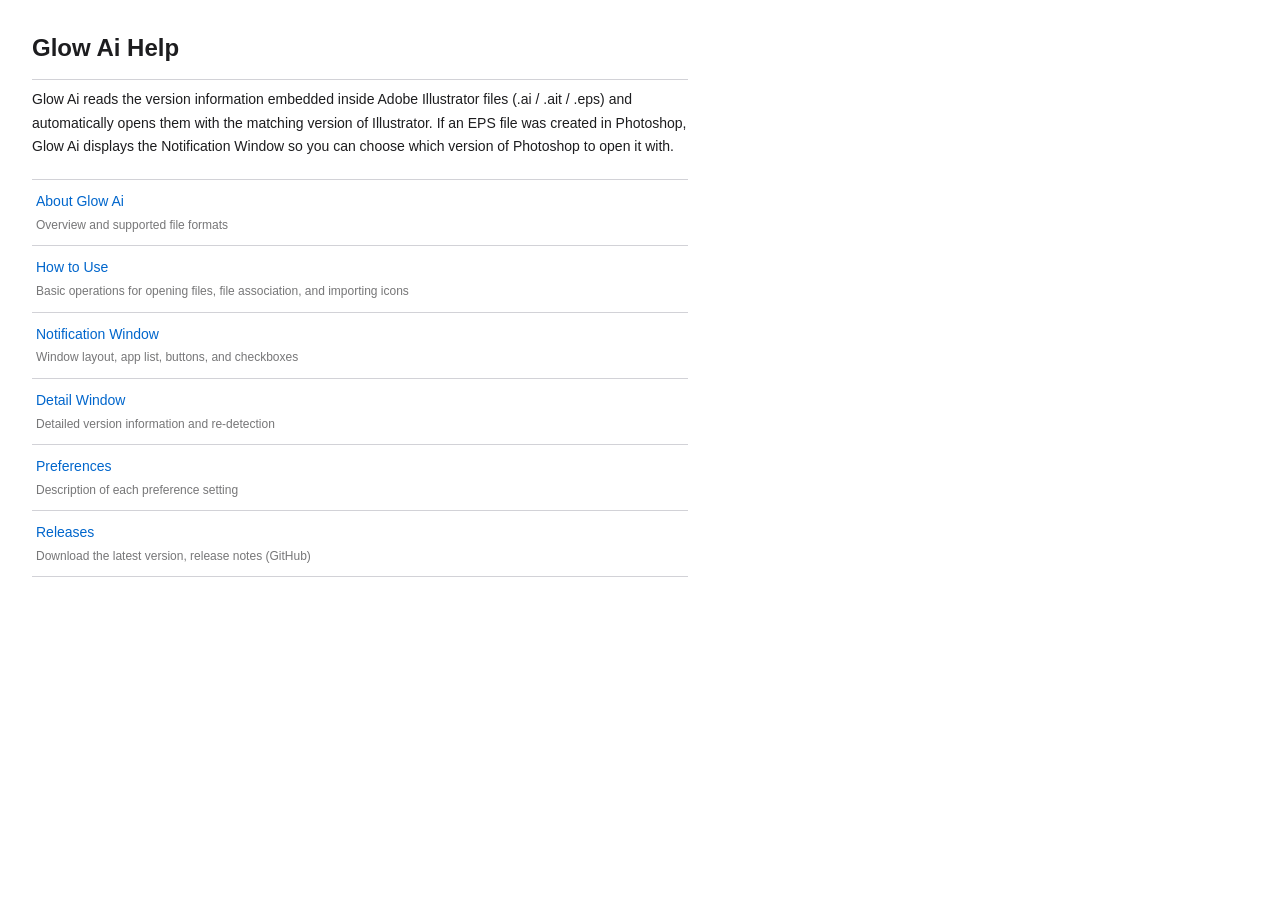
<file: Sources/Glow Ai/Glow Ai Help.help/Contents/Resources/en.lproj/index.html>
<!DOCTYPE html>
<html lang="en">
<head>
<meta charset="UTF-8">
<meta name="AppleTitle" content="Glow Ai Help">
<title>Glow Ai Help</title>
<link rel="stylesheet" href="../shared/style.css">
</head>
<body>
<h1>Glow Ai Help</h1>
<p>Glow Ai reads the version information embedded inside Adobe Illustrator files (.ai / .ait / .eps) and automatically opens them with the matching version of Illustrator. If an EPS file was created in Photoshop, Glow Ai displays the Notification Window so you can choose which version of Photoshop to open it with.</p>

<ul class="toc">
  <li>
    <a href="01_overview.html">About Glow Ai
      <span class="desc">Overview and supported file formats</span>
    </a>
  </li>
  <li>
    <a href="02_howto.html">How to Use
      <span class="desc">Basic operations for opening files, file association, and importing icons</span>
    </a>
  </li>
  <li>
    <a href="03_notification.html">Notification Window
      <span class="desc">Window layout, app list, buttons, and checkboxes</span>
    </a>
  </li>
  <li>
    <a href="04_detail.html">Detail Window
      <span class="desc">Detailed version information and re-detection</span>
    </a>
  </li>
  <li>
    <a href="05_preferences.html">Preferences
      <span class="desc">Description of each preference setting</span>
    </a>
  </li>
  <li>
    <a href="https://github.com/monokano/Glow-Ai/releases">Releases
      <span class="desc">Download the latest version, release notes (GitHub)</span>
    </a>
  </li>
</ul>
</body>
</html>
</file>
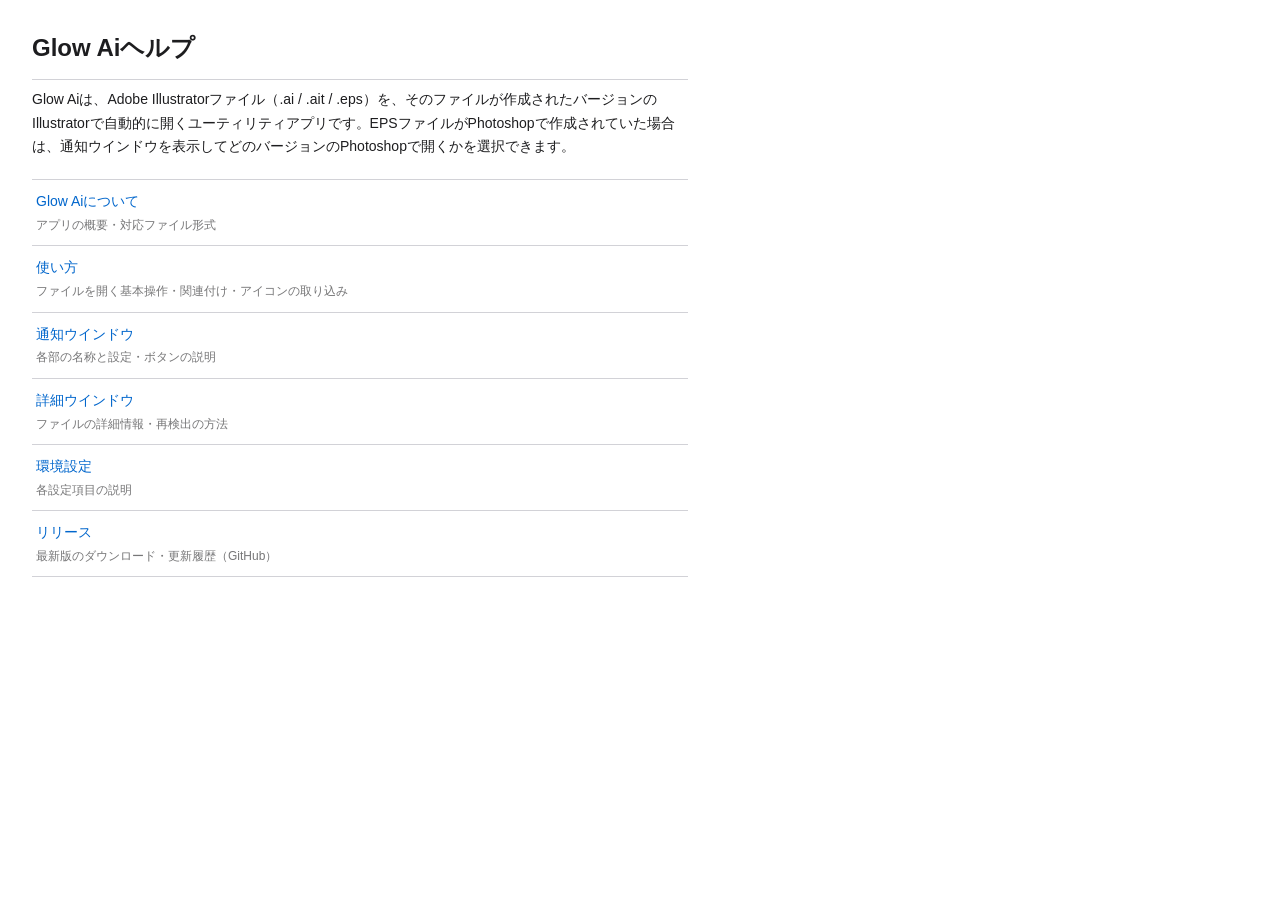
<file: Sources/Glow Ai/Glow Ai Help.help/Contents/Resources/ja.lproj/index.html>
<!DOCTYPE html>
<html lang="ja">
<head>
<meta charset="UTF-8">
<meta name="AppleTitle" content="Glow Ai ヘルプ">
<title>Glow Ai ヘルプ</title>
<link rel="stylesheet" href="../shared/style.css">
</head>
<body>
<h1>Glow Aiヘルプ</h1>
<p>Glow Aiは、Adobe Illustratorファイル（.ai / .ait / .eps）を、そのファイルが作成されたバージョンのIllustratorで自動的に開くユーティリティアプリです。EPSファイルがPhotoshopで作成されていた場合は、通知ウインドウを表示してどのバージョンのPhotoshopで開くかを選択できます。</p>

<ul class="toc">
  <li>
    <a href="01_overview.html">Glow Aiについて
      <span class="desc">アプリの概要・対応ファイル形式</span>
    </a>
  </li>
  <li>
    <a href="02_howto.html">使い方
      <span class="desc">ファイルを開く基本操作・関連付け・アイコンの取り込み</span>
    </a>
  </li>
  <li>
    <a href="03_notification.html">通知ウインドウ
      <span class="desc">各部の名称と設定・ボタンの説明</span>
    </a>
  </li>
  <li>
    <a href="04_detail.html">詳細ウインドウ
      <span class="desc">ファイルの詳細情報・再検出の方法</span>
    </a>
  </li>
  <li>
    <a href="05_preferences.html">環境設定
      <span class="desc">各設定項目の説明</span>
    </a>
  </li>
  <li>
    <a href="https://github.com/monokano/Glow-Ai/releases">リリース
      <span class="desc">最新版のダウンロード・更新履歴（GitHub）</span>
    </a>
  </li>
</ul>
</body>
</html>
</file>
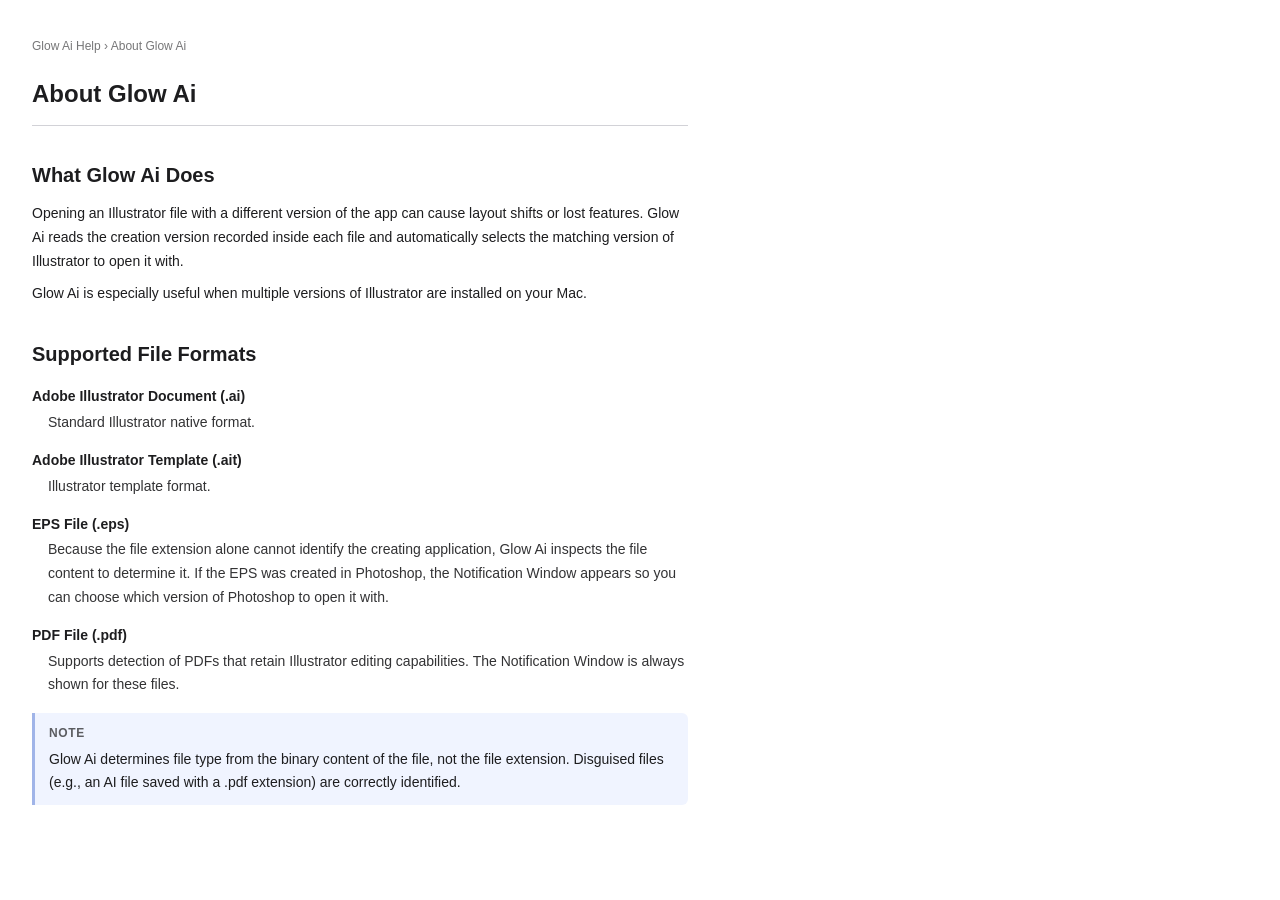
<file: Sources/Glow Ai/Glow Ai Help.help/Contents/Resources/en.lproj/01_overview.html>
<!DOCTYPE html>
<html lang="en">
<head>
<meta charset="UTF-8">
<meta name="AppleTitle" content="About Glow Ai">
<title>About Glow Ai</title>
<link rel="stylesheet" href="../shared/style.css">
</head>
<body>
<p class="breadcrumb"><a href="index.html">Glow Ai Help</a> › About Glow Ai</p>
<h1>About Glow Ai</h1>

<h2>What Glow Ai Does</h2>
<p>Opening an Illustrator file with a different version of the app can cause layout shifts or lost features. Glow Ai reads the creation version recorded inside each file and automatically selects the matching version of Illustrator to open it with.</p>
<p>Glow Ai is especially useful when multiple versions of Illustrator are installed on your Mac.</p>

<h2>Supported File Formats</h2>
<dl>
  <dt>Adobe Illustrator Document (.ai)</dt>
  <dd>Standard Illustrator native format.</dd>

  <dt>Adobe Illustrator Template (.ait)</dt>
  <dd>Illustrator template format.</dd>

  <dt>EPS File (.eps)</dt>
  <dd>Because the file extension alone cannot identify the creating application, Glow Ai inspects the file content to determine it. If the EPS was created in Photoshop, the Notification Window appears so you can choose which version of Photoshop to open it with.</dd>

  <dt>PDF File (.pdf)</dt>
  <dd>Supports detection of PDFs that retain Illustrator editing capabilities. The Notification Window is always shown for these files.</dd>
</dl>

<div class="note">
  <strong>Note</strong>
  Glow Ai determines file type from the binary content of the file, not the file extension. Disguised files (e.g., an AI file saved with a .pdf extension) are correctly identified.
</div>

</body>
</html>
</file>
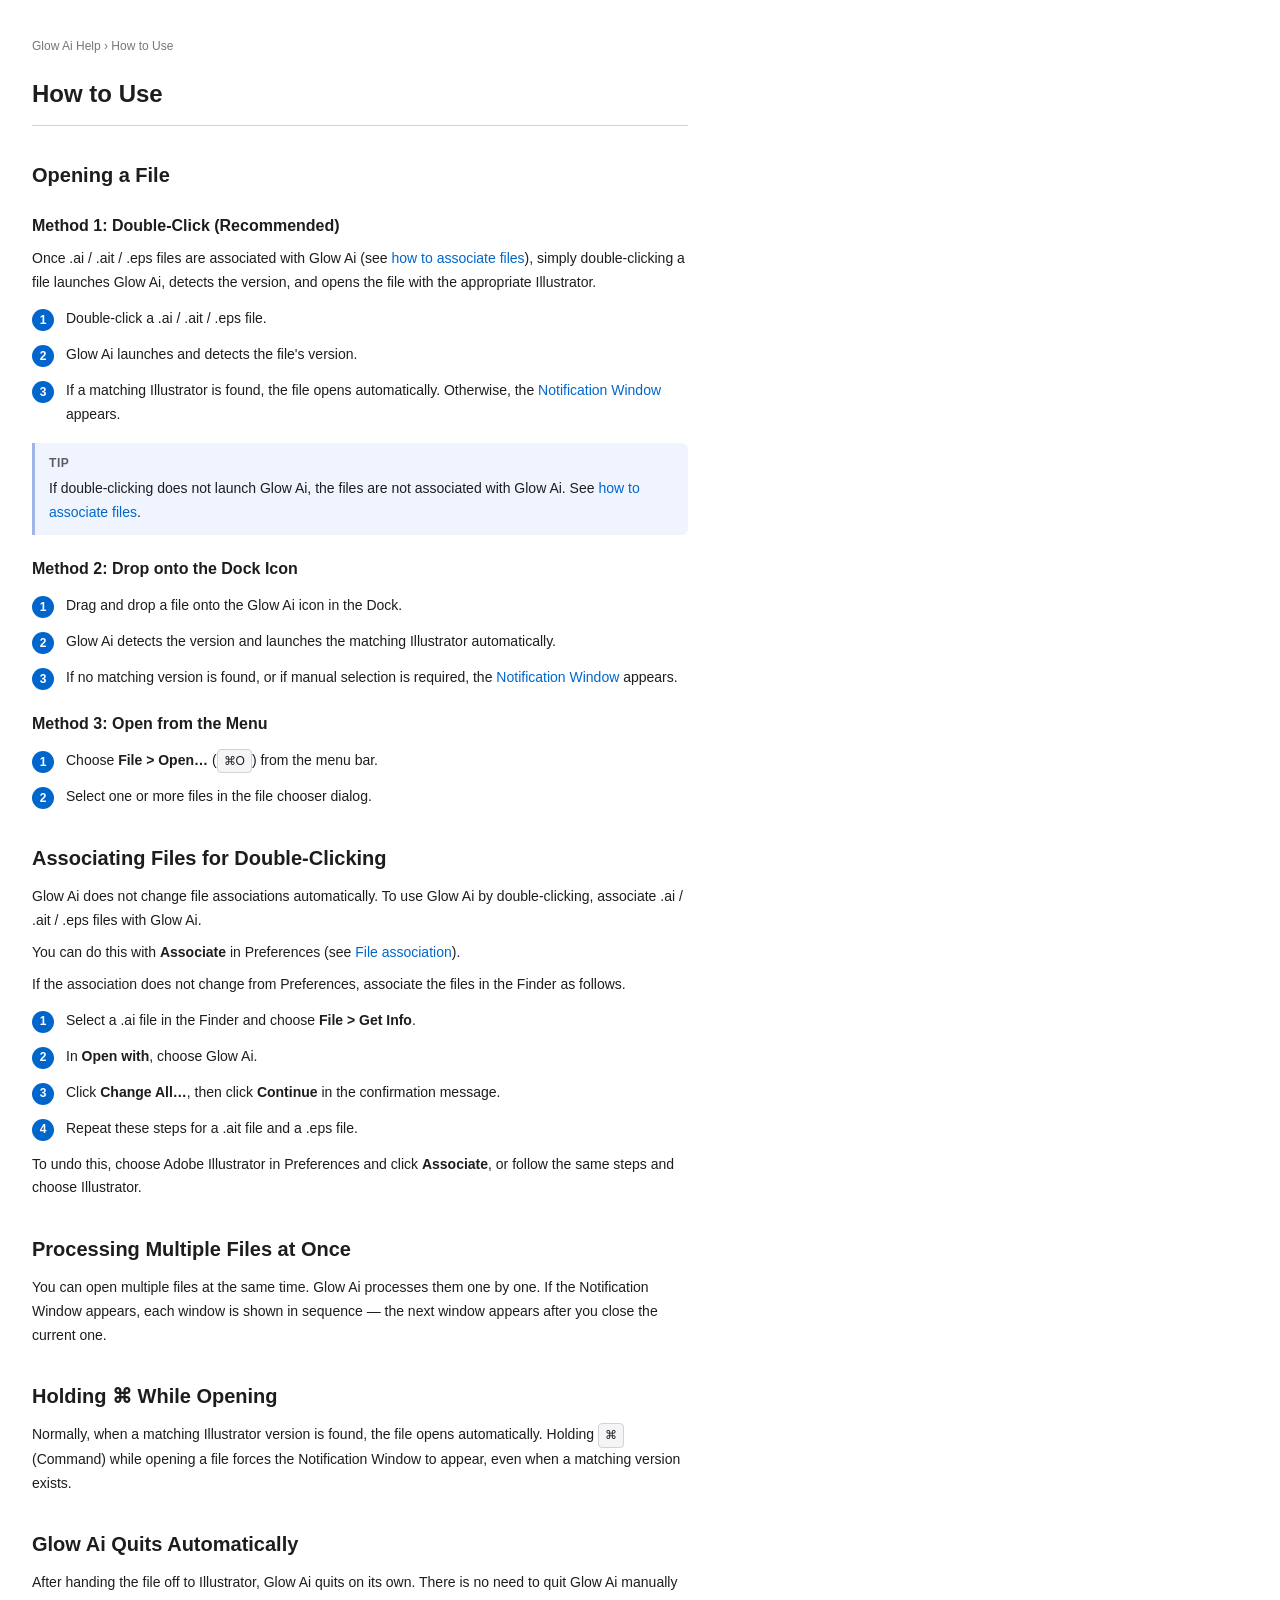
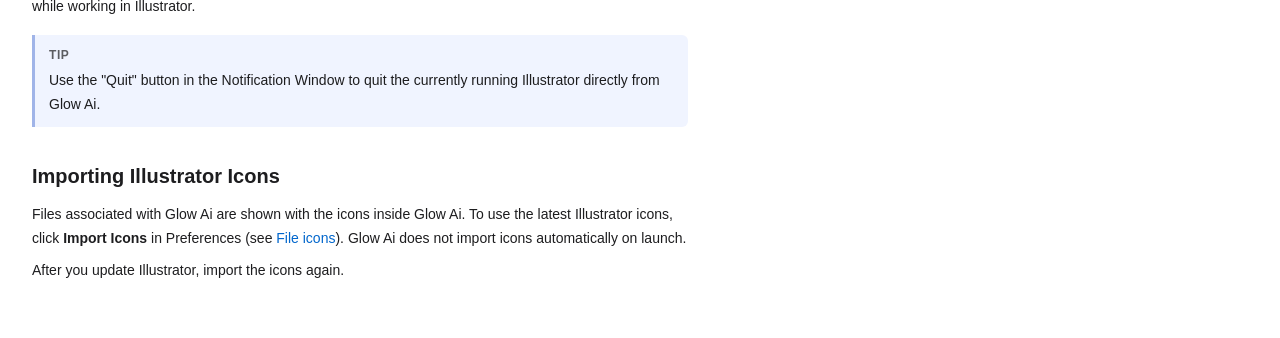
<file: Sources/Glow Ai/Glow Ai Help.help/Contents/Resources/en.lproj/02_howto.html>
<!DOCTYPE html>
<html lang="en">
<head>
<meta charset="UTF-8">
<meta name="AppleTitle" content="How to Use">
<title>How to Use</title>
<link rel="stylesheet" href="../shared/style.css">
</head>
<body>
<p class="breadcrumb"><a href="index.html">Glow Ai Help</a> › How to Use</p>
<h1>How to Use</h1>

<h2>Opening a File</h2>

<h3>Method 1: Double-Click (Recommended)</h3>
<p>Once .ai / .ait / .eps files are associated with Glow Ai (see <a href="#association">how to associate files</a>), simply double-clicking a file launches Glow Ai, detects the version, and opens the file with the appropriate Illustrator.</p>
<ol class="steps">
  <li>Double-click a .ai / .ait / .eps file.</li>
  <li>Glow Ai launches and detects the file's version.</li>
  <li>If a matching Illustrator is found, the file opens automatically. Otherwise, the <a href="03_notification.html">Notification Window</a> appears.</li>
</ol>

<div class="note">
  <strong>Tip</strong>
  If double-clicking does not launch Glow Ai, the files are not associated with Glow Ai. See <a href="#association">how to associate files</a>.
</div>

<h3>Method 2: Drop onto the Dock Icon</h3>
<ol class="steps">
  <li>Drag and drop a file onto the Glow Ai icon in the Dock.</li>
  <li>Glow Ai detects the version and launches the matching Illustrator automatically.</li>
  <li>If no matching version is found, or if manual selection is required, the <a href="03_notification.html">Notification Window</a> appears.</li>
</ol>

<h3>Method 3: Open from the Menu</h3>
<ol class="steps">
  <li>Choose <strong>File &gt; Open…</strong> (<kbd>⌘O</kbd>) from the menu bar.</li>
  <li>Select one or more files in the file chooser dialog.</li>
</ol>

<h2 id="association">Associating Files for Double-Clicking</h2>
<p>Glow Ai does not change file associations automatically. To use Glow Ai by double-clicking, associate .ai / .ait / .eps files with Glow Ai.</p>
<p>You can do this with <strong>Associate</strong> in Preferences (see <a href="05_preferences.html#association">File association</a>).</p>
<p>If the association does not change from Preferences, associate the files in the Finder as follows.</p>
<ol class="steps">
  <li>Select a .ai file in the Finder and choose <strong>File &gt; Get Info</strong>.</li>
  <li>In <strong>Open with</strong>, choose Glow Ai.</li>
  <li>Click <strong>Change All…</strong>, then click <strong>Continue</strong> in the confirmation message.</li>
  <li>Repeat these steps for a .ait file and a .eps file.</li>
</ol>
<p>To undo this, choose Adobe Illustrator in Preferences and click <strong>Associate</strong>, or follow the same steps and choose Illustrator.</p>

<h2>Processing Multiple Files at Once</h2>
<p>You can open multiple files at the same time. Glow Ai processes them one by one. If the Notification Window appears, each window is shown in sequence — the next window appears after you close the current one.</p>

<h2>Holding ⌘ While Opening</h2>
<p>Normally, when a matching Illustrator version is found, the file opens automatically. Holding <kbd>⌘</kbd> (Command) while opening a file forces the Notification Window to appear, even when a matching version exists.</p>

<h2>Glow Ai Quits Automatically</h2>
<p>After handing the file off to Illustrator, Glow Ai quits on its own. There is no need to quit Glow Ai manually while working in Illustrator.</p>

<div class="note">
  <strong>Tip</strong>
  Use the "Quit" button in the Notification Window to quit the currently running Illustrator directly from Glow Ai.
</div>

<h2>Importing Illustrator Icons</h2>
<p>Files associated with Glow Ai are shown with the icons inside Glow Ai. To use the latest Illustrator icons, click <strong>Import Icons</strong> in Preferences (see <a href="05_preferences.html#icons">File icons</a>). Glow Ai does not import icons automatically on launch.</p>
<p>After you update Illustrator, import the icons again.</p>
</body>
</html>
</file>
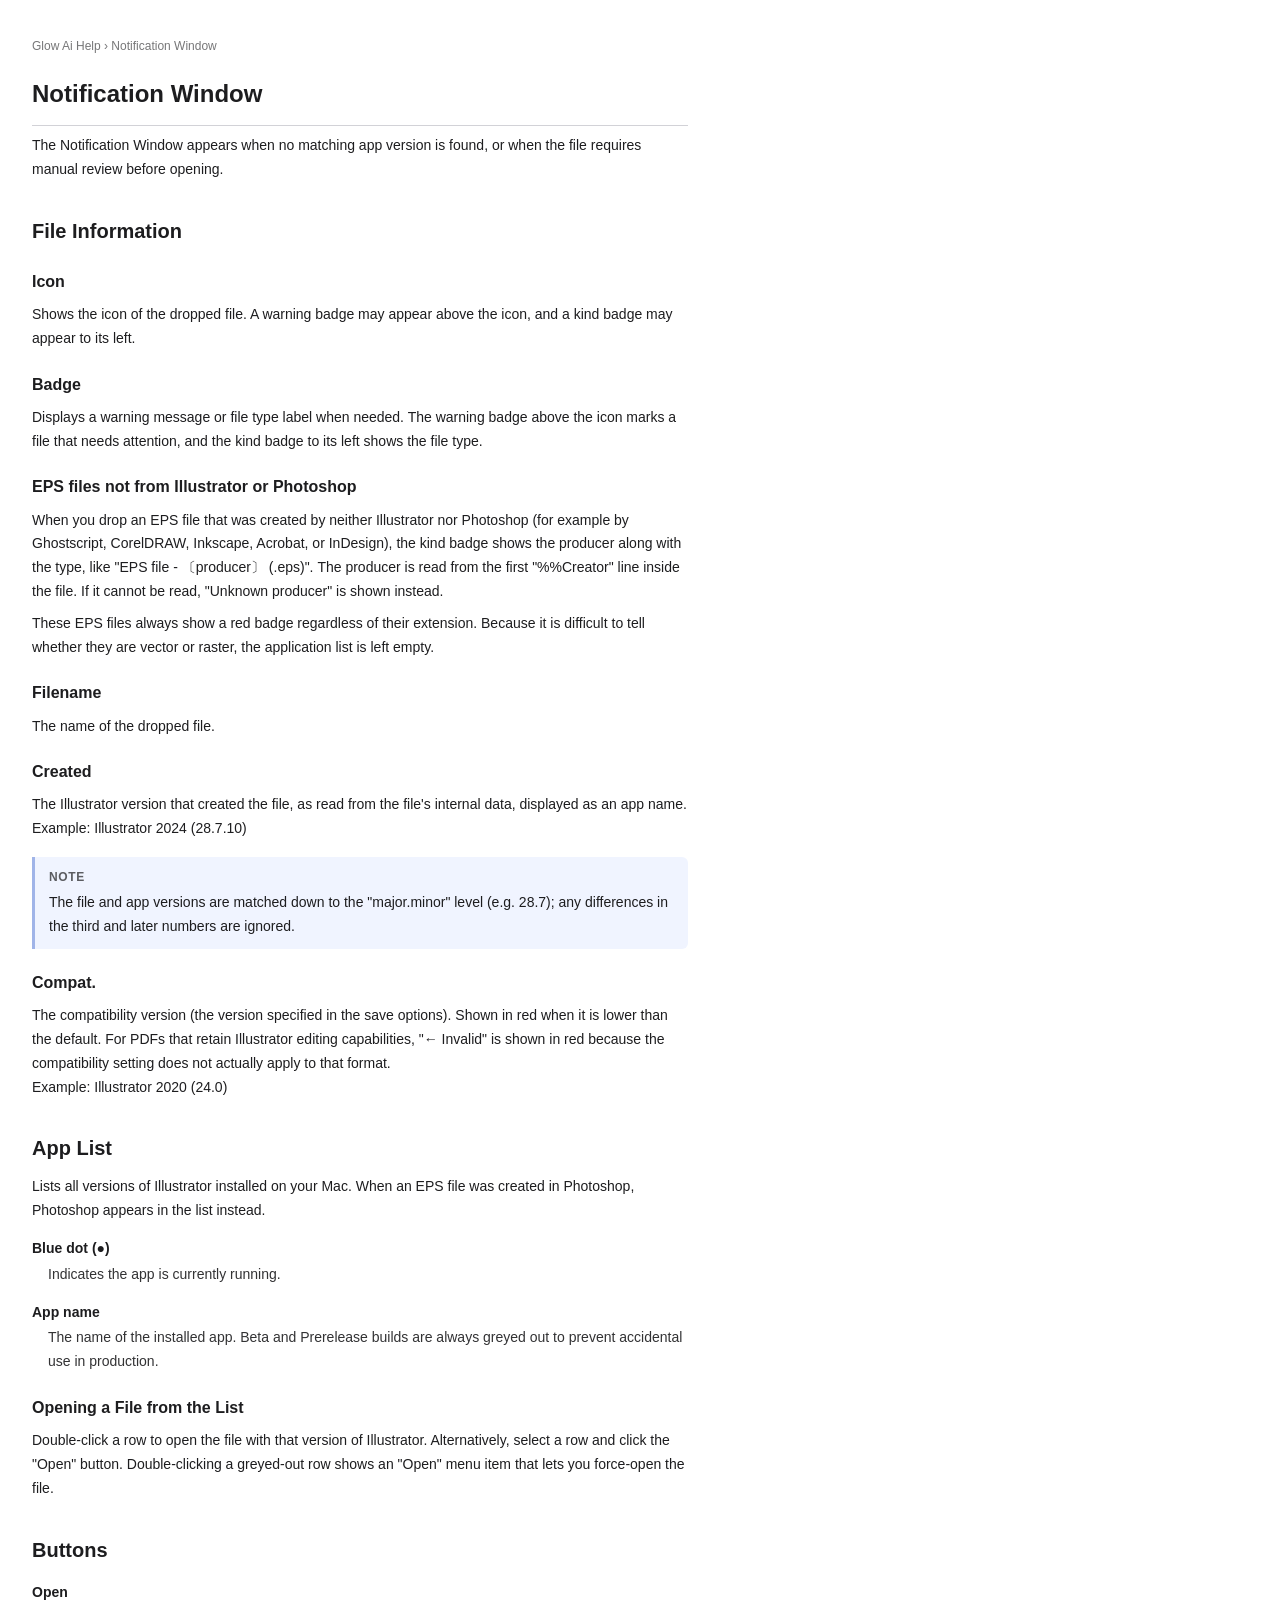
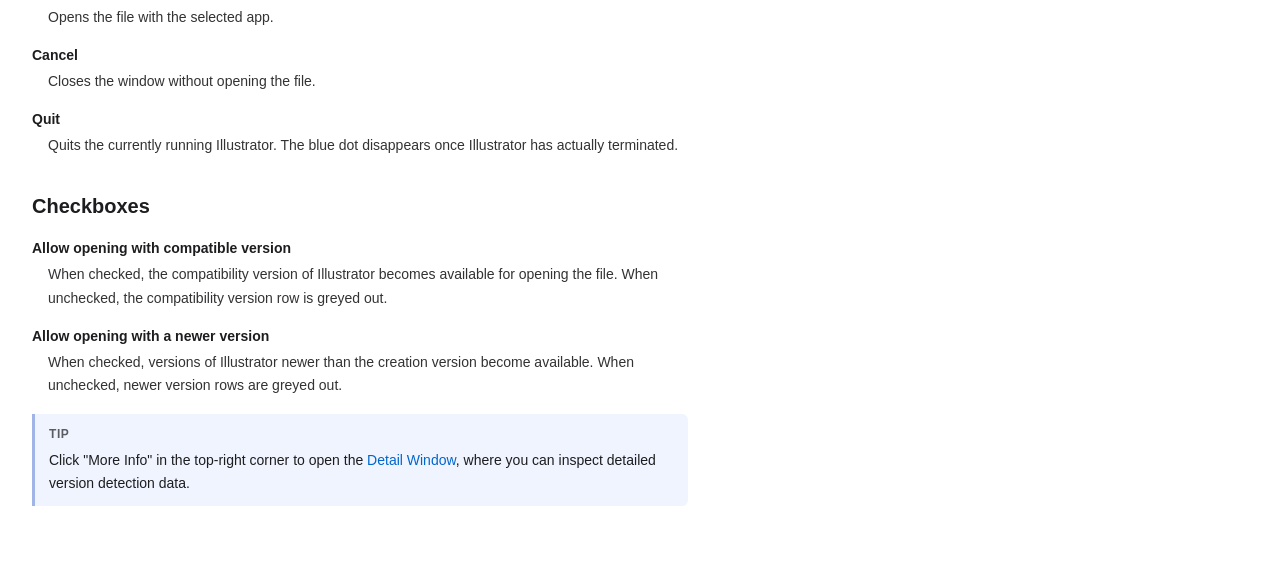
<file: Sources/Glow Ai/Glow Ai Help.help/Contents/Resources/en.lproj/03_notification.html>
<!DOCTYPE html>
<html lang="en">
<head>
<meta charset="UTF-8">
<meta name="AppleTitle" content="Notification Window">
<title>Notification Window</title>
<link rel="stylesheet" href="../shared/style.css">
</head>
<body>
<p class="breadcrumb"><a href="index.html">Glow Ai Help</a> › Notification Window</p>
<h1>Notification Window</h1>

<p>The Notification Window appears when no matching app version is found, or when the file requires manual review before opening.</p>

<h2>File Information</h2>

<h3>Icon</h3>
<p>Shows the icon of the dropped file. A warning badge may appear above the icon, and a kind badge may appear to its left.</p>

<h3>Badge</h3>
<p>Displays a warning message or file type label when needed. The warning badge above the icon marks a file that needs attention, and the kind badge to its left shows the file type.</p>

<h3>EPS files not from Illustrator or Photoshop</h3>
<p>When you drop an EPS file that was created by neither Illustrator nor Photoshop (for example by Ghostscript, CorelDRAW, Inkscape, Acrobat, or InDesign), the kind badge shows the producer along with the type, like "EPS file - 〔producer〕 (.eps)". The producer is read from the first "%%Creator" line inside the file. If it cannot be read, "Unknown producer" is shown instead.</p>
<p>These EPS files always show a red badge regardless of their extension. Because it is difficult to tell whether they are vector or raster, the application list is left empty.</p>

<h3>Filename</h3>
<p>The name of the dropped file.</p>

<h3>Created</h3>
<p>The Illustrator version that created the file, as read from the file's internal data, displayed as an app name.<br>
Example: Illustrator 2024 (28.7.10)</p>

<div class="note">
  <strong>Note</strong>
  The file and app versions are matched down to the "major.minor" level (e.g. 28.7); any differences in the third and later numbers are ignored.
</div>

<h3>Compat.</h3>
<p>The compatibility version (the version specified in the save options). Shown in red when it is lower than the default. For PDFs that retain Illustrator editing capabilities, "← Invalid" is shown in red because the compatibility setting does not actually apply to that format.<br>
Example: Illustrator 2020 (24.0)</p>

<h2>App List</h2>
<p>Lists all versions of Illustrator installed on your Mac. When an EPS file was created in Photoshop, Photoshop appears in the list instead.</p>
<dl>
  <dt>Blue dot (●)</dt>
  <dd>Indicates the app is currently running.</dd>

  <dt>App name</dt>
  <dd>The name of the installed app. Beta and Prerelease builds are always greyed out to prevent accidental use in production.</dd>
</dl>

<h3>Opening a File from the List</h3>
<p>Double-click a row to open the file with that version of Illustrator. Alternatively, select a row and click the "Open" button. Double-clicking a greyed-out row shows an "Open" menu item that lets you force-open the file.</p>

<h2>Buttons</h2>
<dl>
  <dt>Open</dt>
  <dd>Opens the file with the selected app.</dd>
  <dt>Cancel</dt>
  <dd>Closes the window without opening the file.</dd>
  <dt>Quit</dt>
  <dd>Quits the currently running Illustrator. The blue dot disappears once Illustrator has actually terminated.</dd>
</dl>

<h2>Checkboxes</h2>
<dl>
  <dt>Allow opening with compatible version</dt>
  <dd>When checked, the compatibility version of Illustrator becomes available for opening the file. When unchecked, the compatibility version row is greyed out.</dd>

  <dt>Allow opening with a newer version</dt>
  <dd>When checked, versions of Illustrator newer than the creation version become available. When unchecked, newer version rows are greyed out.</dd>
</dl>

<div class="note">
  <strong>Tip</strong>
  Click "More Info" in the top-right corner to open the <a href="04_detail.html">Detail Window</a>, where you can inspect detailed version detection data.
</div>
</body>
</html>
</file>
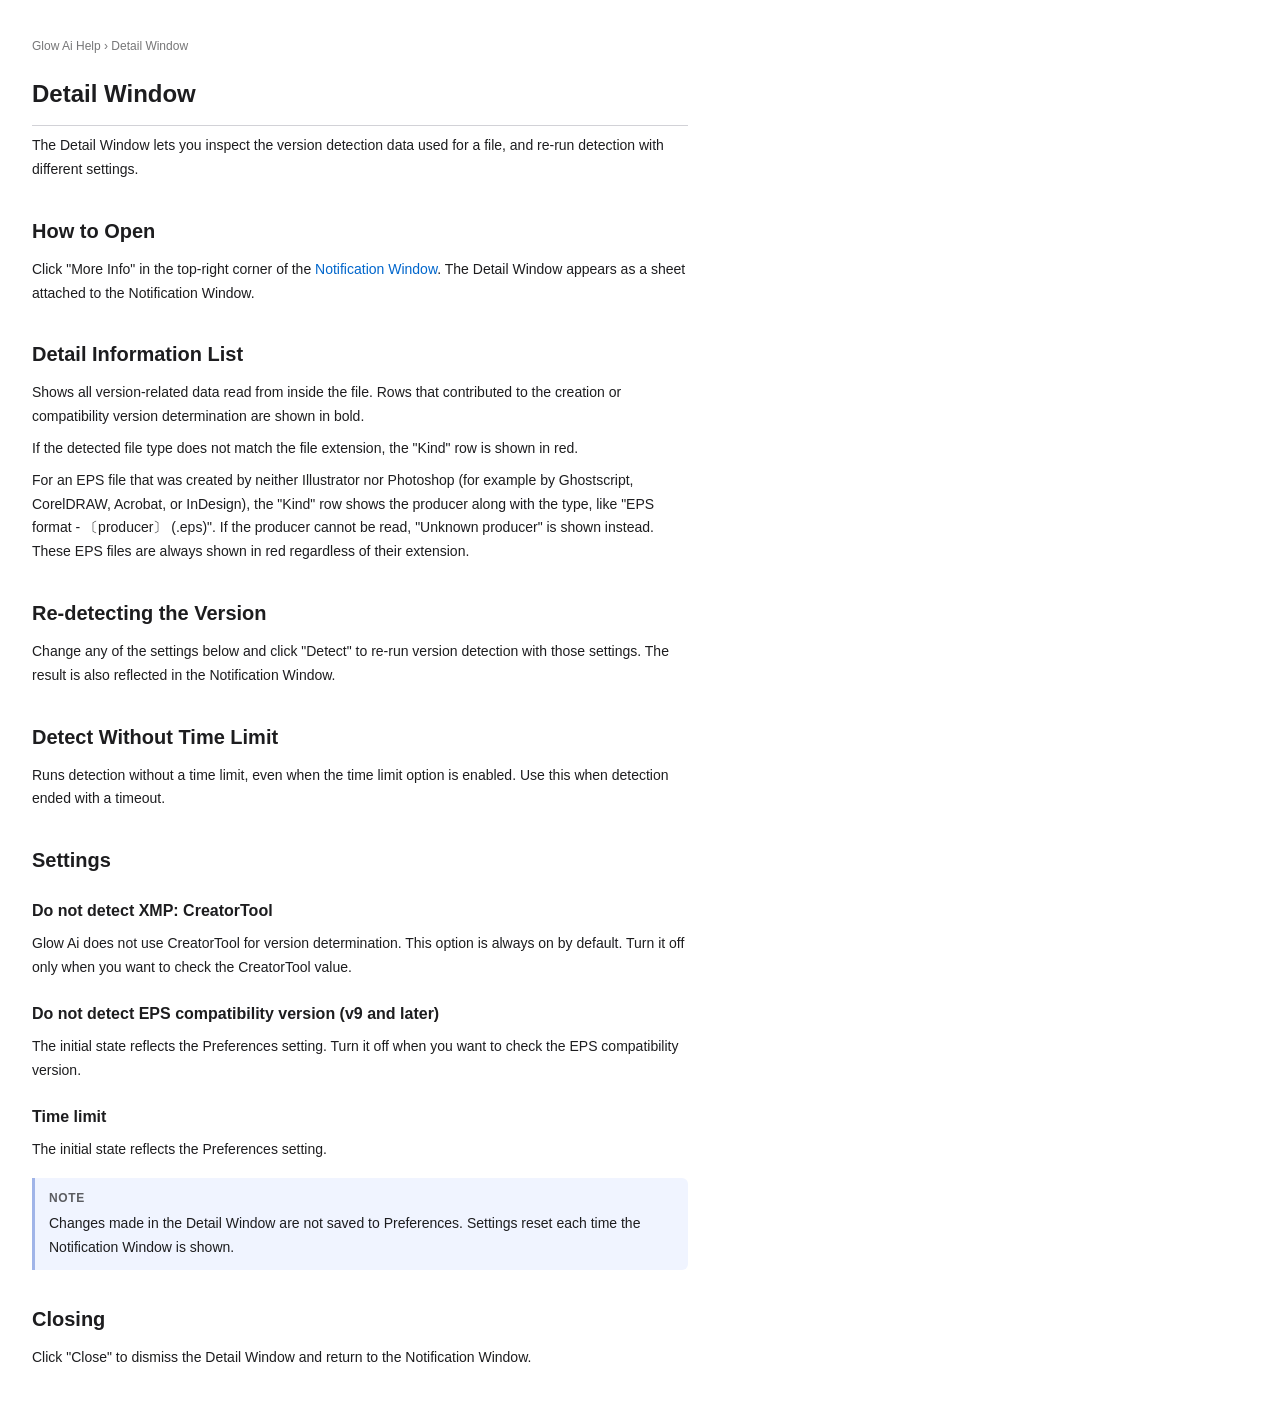
<file: Sources/Glow Ai/Glow Ai Help.help/Contents/Resources/en.lproj/04_detail.html>
<!DOCTYPE html>
<html lang="en">
<head>
<meta charset="UTF-8">
<meta name="AppleTitle" content="Detail Window">
<title>Detail Window</title>
<link rel="stylesheet" href="../shared/style.css">
</head>
<body>
<p class="breadcrumb"><a href="index.html">Glow Ai Help</a> › Detail Window</p>
<h1>Detail Window</h1>

<p>The Detail Window lets you inspect the version detection data used for a file, and re-run detection with different settings.</p>

<h2>How to Open</h2>
<p>Click "More Info" in the top-right corner of the <a href="03_notification.html">Notification Window</a>. The Detail Window appears as a sheet attached to the Notification Window.</p>

<h2>Detail Information List</h2>
<p>Shows all version-related data read from inside the file. Rows that contributed to the creation or compatibility version determination are shown in bold.</p>
<p>If the detected file type does not match the file extension, the "Kind" row is shown in red.</p>
<p>For an EPS file that was created by neither Illustrator nor Photoshop (for example by Ghostscript, CorelDRAW, Acrobat, or InDesign), the "Kind" row shows the producer along with the type, like "EPS format - 〔producer〕 (.eps)". If the producer cannot be read, "Unknown producer" is shown instead. These EPS files are always shown in red regardless of their extension.</p>

<h2>Re-detecting the Version</h2>
<p>Change any of the settings below and click "Detect" to re-run version detection with those settings. The result is also reflected in the Notification Window.</p>

<h2>Detect Without Time Limit</h2>
<p>Runs detection without a time limit, even when the time limit option is enabled. Use this when detection ended with a timeout.</p>

<h2>Settings</h2>

<h3>Do not detect XMP: CreatorTool</h3>
<p>Glow Ai does not use CreatorTool for version determination. This option is always on by default. Turn it off only when you want to check the CreatorTool value.</p>

<h3>Do not detect EPS compatibility version (v9 and later)</h3>
<p>The initial state reflects the Preferences setting. Turn it off when you want to check the EPS compatibility version.</p>

<h3>Time limit</h3>
<p>The initial state reflects the Preferences setting.</p>

<div class="note">
  <strong>Note</strong>
  Changes made in the Detail Window are not saved to Preferences. Settings reset each time the Notification Window is shown.
</div>

<h2>Closing</h2>
<p>Click "Close" to dismiss the Detail Window and return to the Notification Window.</p>
</body>
</html>
</file>
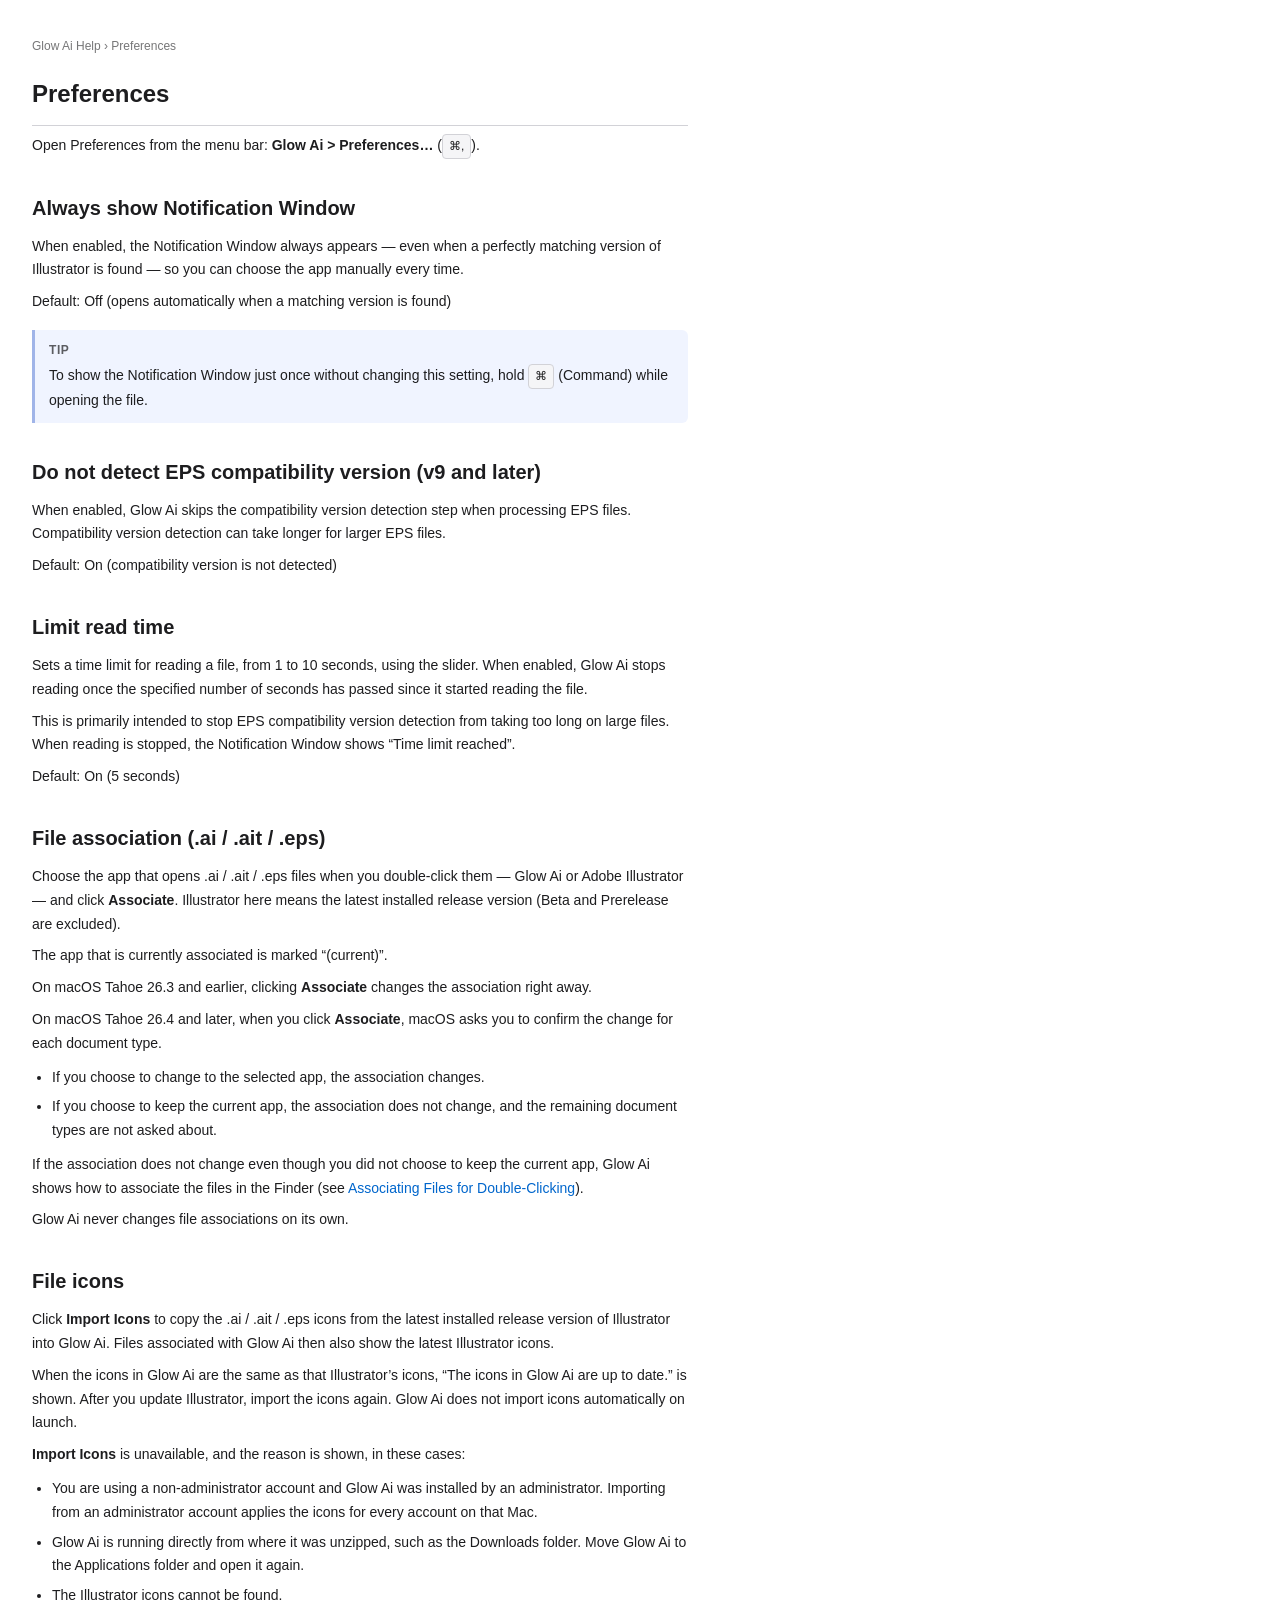
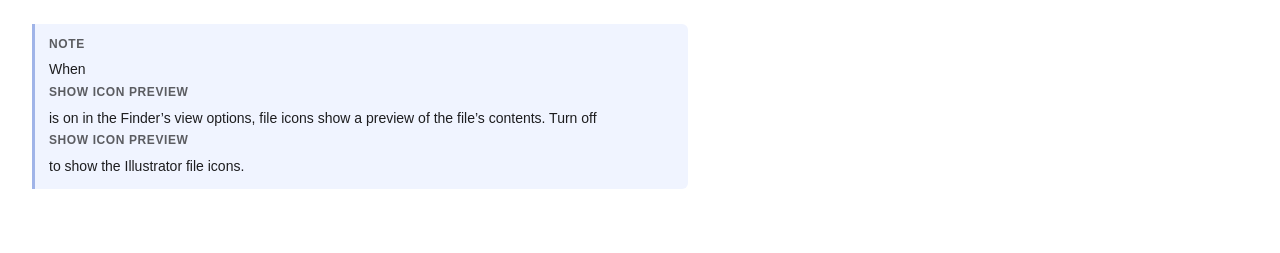
<file: Sources/Glow Ai/Glow Ai Help.help/Contents/Resources/en.lproj/05_preferences.html>
<!DOCTYPE html>
<html lang="en">
<head>
<meta charset="UTF-8">
<meta name="AppleTitle" content="Preferences">
<title>Preferences</title>
<link rel="stylesheet" href="../shared/style.css">
</head>
<body>
<p class="breadcrumb"><a href="index.html">Glow Ai Help</a> › Preferences</p>
<h1>Preferences</h1>

<p>Open Preferences from the menu bar: <strong>Glow Ai &gt; Preferences…</strong> (<kbd>⌘,</kbd>).</p>

<h2>Always show Notification Window</h2>
<p>When enabled, the Notification Window always appears — even when a perfectly matching version of Illustrator is found — so you can choose the app manually every time.</p>
<p>Default: Off (opens automatically when a matching version is found)</p>

<div class="note">
  <strong>Tip</strong>
  To show the Notification Window just once without changing this setting, hold <kbd>⌘</kbd> (Command) while opening the file.
</div>

<h2>Do not detect EPS compatibility version (v9 and later)</h2>
<p>When enabled, Glow Ai skips the compatibility version detection step when processing EPS files. Compatibility version detection can take longer for larger EPS files.</p>
<p>Default: On (compatibility version is not detected)</p>

<h2>Limit read time</h2>
<p>Sets a time limit for reading a file, from 1 to 10 seconds, using the slider. When enabled, Glow Ai stops reading once the specified number of seconds has passed since it started reading the file.</p>
<p>This is primarily intended to stop EPS compatibility version detection from taking too long on large files. When reading is stopped, the Notification Window shows “Time limit reached”.</p>
<p>Default: On (5 seconds)</p>

<h2 id="association">File association (.ai / .ait / .eps)</h2>
<p>Choose the app that opens .ai / .ait / .eps files when you double-click them — Glow Ai or Adobe Illustrator — and click <strong>Associate</strong>. Illustrator here means the latest installed release version (Beta and Prerelease are excluded).</p>
<p>The app that is currently associated is marked “(current)”.</p>
<p>On macOS Tahoe 26.3 and earlier, clicking <strong>Associate</strong> changes the association right away.</p>
<p>On macOS Tahoe 26.4 and later, when you click <strong>Associate</strong>, macOS asks you to confirm the change for each document type.</p>
<ul>
  <li>If you choose to change to the selected app, the association changes.</li>
  <li>If you choose to keep the current app, the association does not change, and the remaining document types are not asked about.</li>
</ul>
<p>If the association does not change even though you did not choose to keep the current app, Glow Ai shows how to associate the files in the Finder (see <a href="02_howto.html#association">Associating Files for Double-Clicking</a>).</p>
<p>Glow Ai never changes file associations on its own.</p>

<h2 id="icons">File icons</h2>
<p>Click <strong>Import Icons</strong> to copy the .ai / .ait / .eps icons from the latest installed release version of Illustrator into Glow Ai. Files associated with Glow Ai then also show the latest Illustrator icons.</p>
<p>When the icons in Glow Ai are the same as that Illustrator’s icons, “The icons in Glow Ai are up to date.” is shown. After you update Illustrator, import the icons again. Glow Ai does not import icons automatically on launch.</p>
<p><strong>Import Icons</strong> is unavailable, and the reason is shown, in these cases:</p>
<ul>
  <li>You are using a non-administrator account and Glow Ai was installed by an administrator. Importing from an administrator account applies the icons for every account on that Mac.</li>
  <li>Glow Ai is running directly from where it was unzipped, such as the Downloads folder. Move Glow Ai to the Applications folder and open it again.</li>
  <li>The Illustrator icons cannot be found.</li>
</ul>

<div class="note">
  <strong>Note</strong>
  When <strong>Show icon preview</strong> is on in the Finder’s view options, file icons show a preview of the file’s contents. Turn off <strong>Show icon preview</strong> to show the Illustrator file icons.
</div>
</body>
</html>
</file>
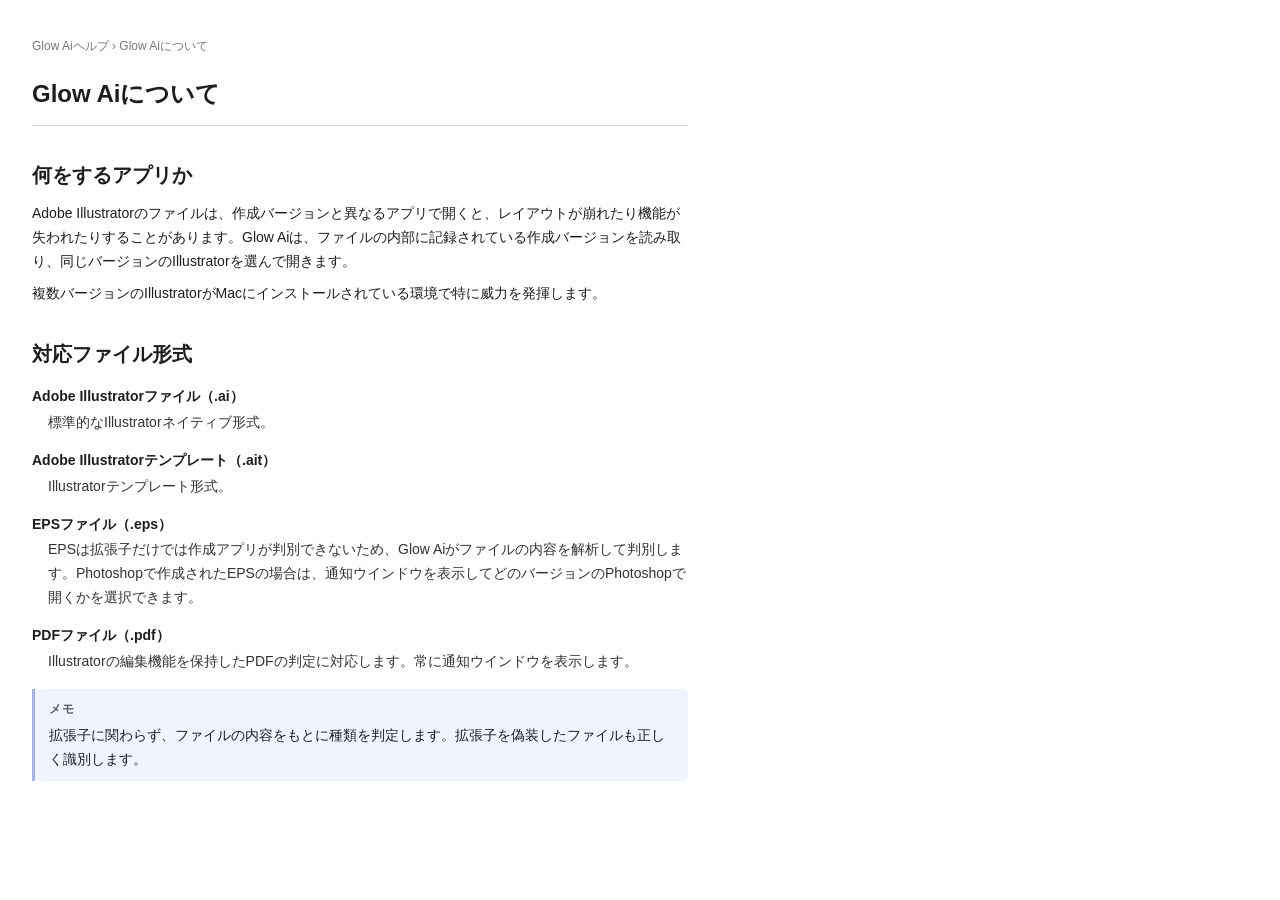
<file: Sources/Glow Ai/Glow Ai Help.help/Contents/Resources/ja.lproj/01_overview.html>
<!DOCTYPE html>
<html lang="ja">
<head>
<meta charset="UTF-8">
<meta name="AppleTitle" content="Glow Ai について">
<title>Glow Ai について</title>
<link rel="stylesheet" href="../shared/style.css">
</head>
<body>
<p class="breadcrumb"><a href="index.html">Glow Aiヘルプ</a> › Glow Aiについて</p>
<h1>Glow Aiについて</h1>

<h2>何をするアプリか</h2>
<p>Adobe Illustratorのファイルは、作成バージョンと異なるアプリで開くと、レイアウトが崩れたり機能が失われたりすることがあります。Glow Aiは、ファイルの内部に記録されている作成バージョンを読み取り、同じバージョンのIllustratorを選んで開きます。</p>
<p>複数バージョンのIllustratorがMacにインストールされている環境で特に威力を発揮します。</p>

<h2>対応ファイル形式</h2>
<dl>
  <dt>Adobe Illustratorファイル（.ai）</dt>
  <dd>標準的なIllustratorネイティブ形式。</dd>

  <dt>Adobe Illustratorテンプレート（.ait）</dt>
  <dd>Illustratorテンプレート形式。</dd>

  <dt>EPSファイル（.eps）</dt>
  <dd>EPSは拡張子だけでは作成アプリが判別できないため、Glow Aiがファイルの内容を解析して判別します。Photoshopで作成されたEPSの場合は、通知ウインドウを表示してどのバージョンのPhotoshopで開くかを選択できます。</dd>

  <dt>PDFファイル（.pdf）</dt>
  <dd>Illustratorの編集機能を保持したPDFの判定に対応します。常に通知ウインドウを表示します。</dd>
</dl>

<div class="note">
  <strong>メモ</strong>
  拡張子に関わらず、ファイルの内容をもとに種類を判定します。拡張子を偽装したファイルも正しく識別します。
</div>

</body>
</html>
</file>
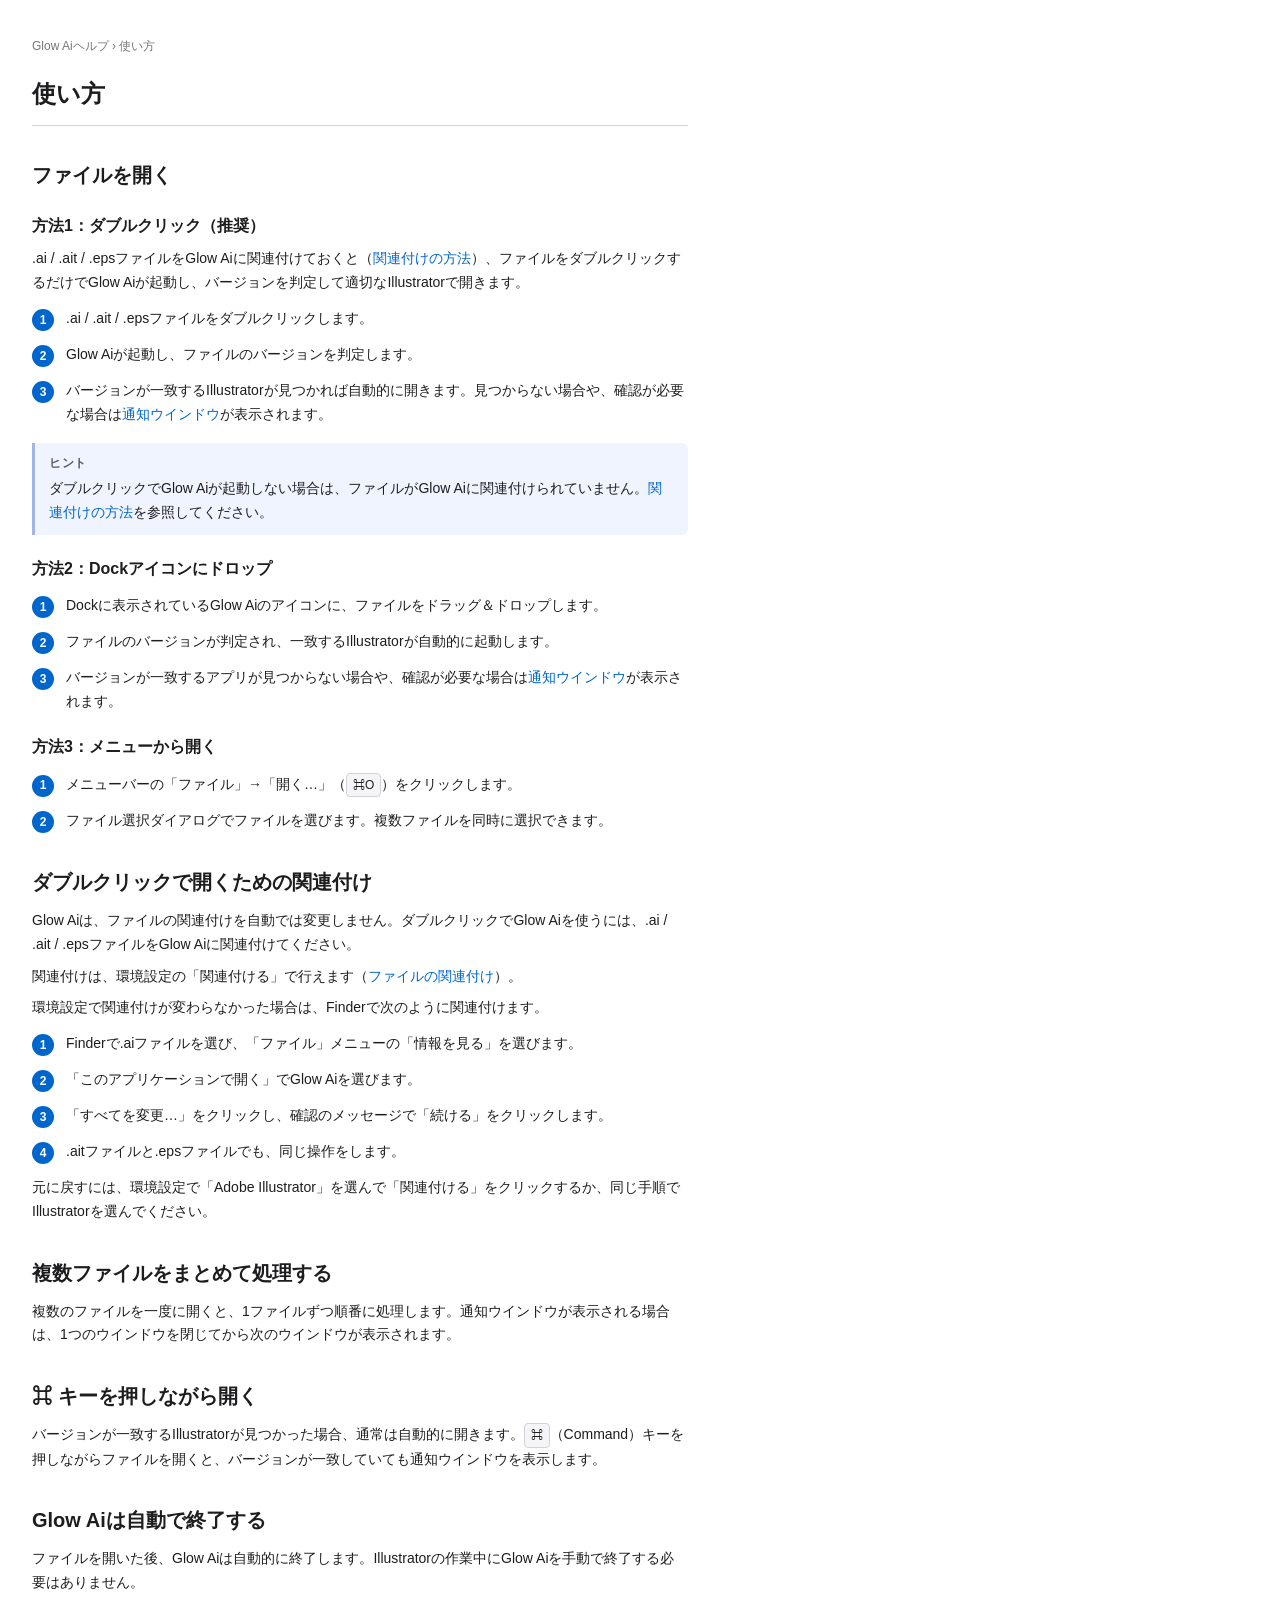
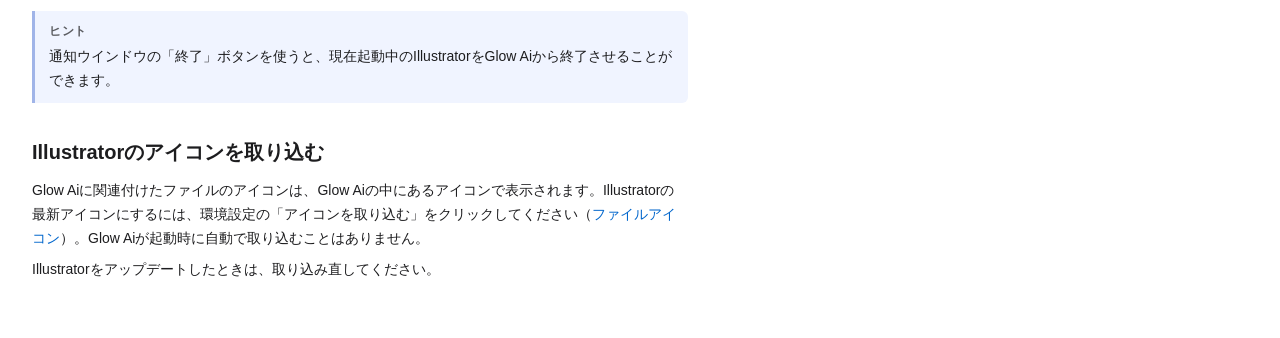
<file: Sources/Glow Ai/Glow Ai Help.help/Contents/Resources/ja.lproj/02_howto.html>
<!DOCTYPE html>
<html lang="ja">
<head>
<meta charset="UTF-8">
<meta name="AppleTitle" content="使い方">
<title>使い方</title>
<link rel="stylesheet" href="../shared/style.css">
</head>
<body>
<p class="breadcrumb"><a href="index.html">Glow Aiヘルプ</a> › 使い方</p>
<h1>使い方</h1>

<h2>ファイルを開く</h2>

<h3>方法1：ダブルクリック（推奨）</h3>
<p>.ai / .ait / .epsファイルをGlow Aiに関連付けておくと（<a href="#association">関連付けの方法</a>）、ファイルをダブルクリックするだけでGlow Aiが起動し、バージョンを判定して適切なIllustratorで開きます。</p>
<ol class="steps">
  <li>.ai / .ait / .epsファイルをダブルクリックします。</li>
  <li>Glow Aiが起動し、ファイルのバージョンを判定します。</li>
  <li>バージョンが一致するIllustratorが見つかれば自動的に開きます。見つからない場合や、確認が必要な場合は<a href="03_notification.html">通知ウインドウ</a>が表示されます。</li>
</ol>

<div class="note">
  <strong>ヒント</strong>
  ダブルクリックでGlow Aiが起動しない場合は、ファイルがGlow Aiに関連付けられていません。<a href="#association">関連付けの方法</a>を参照してください。
</div>

<h3>方法2：Dockアイコンにドロップ</h3>
<ol class="steps">
  <li>Dockに表示されているGlow Aiのアイコンに、ファイルをドラッグ＆ドロップします。</li>
  <li>ファイルのバージョンが判定され、一致するIllustratorが自動的に起動します。</li>
  <li>バージョンが一致するアプリが見つからない場合や、確認が必要な場合は<a href="03_notification.html">通知ウインドウ</a>が表示されます。</li>
</ol>

<h3>方法3：メニューから開く</h3>
<ol class="steps">
  <li>メニューバーの「ファイル」→「開く…」（<kbd>⌘O</kbd>）をクリックします。</li>
  <li>ファイル選択ダイアログでファイルを選びます。複数ファイルを同時に選択できます。</li>
</ol>

<h2 id="association">ダブルクリックで開くための関連付け</h2>
<p>Glow Aiは、ファイルの関連付けを自動では変更しません。ダブルクリックでGlow Aiを使うには、.ai / .ait / .epsファイルをGlow Aiに関連付けてください。</p>
<p>関連付けは、環境設定の「関連付ける」で行えます（<a href="05_preferences.html#association">ファイルの関連付け</a>）。</p>
<p>環境設定で関連付けが変わらなかった場合は、Finderで次のように関連付けます。</p>
<ol class="steps">
  <li>Finderで.aiファイルを選び、「ファイル」メニューの「情報を見る」を選びます。</li>
  <li>「このアプリケーションで開く」でGlow Aiを選びます。</li>
  <li>「すべてを変更…」をクリックし、確認のメッセージで「続ける」をクリックします。</li>
  <li>.aitファイルと.epsファイルでも、同じ操作をします。</li>
</ol>
<p>元に戻すには、環境設定で「Adobe Illustrator」を選んで「関連付ける」をクリックするか、同じ手順でIllustratorを選んでください。</p>

<h2>複数ファイルをまとめて処理する</h2>
<p>複数のファイルを一度に開くと、1ファイルずつ順番に処理します。通知ウインドウが表示される場合は、1つのウインドウを閉じてから次のウインドウが表示されます。</p>

<h2>⌘ キーを押しながら開く</h2>
<p>バージョンが一致するIllustratorが見つかった場合、通常は自動的に開きます。<kbd>⌘</kbd>（Command）キーを押しながらファイルを開くと、バージョンが一致していても通知ウインドウを表示します。</p>

<h2>Glow Aiは自動で終了する</h2>
<p>ファイルを開いた後、Glow Aiは自動的に終了します。Illustratorの作業中にGlow Aiを手動で終了する必要はありません。</p>

<div class="note">
  <strong>ヒント</strong>
  通知ウインドウの「終了」ボタンを使うと、現在起動中のIllustratorをGlow Aiから終了させることができます。
</div>

<h2>Illustratorのアイコンを取り込む</h2>
<p>Glow Aiに関連付けたファイルのアイコンは、Glow Aiの中にあるアイコンで表示されます。Illustratorの最新アイコンにするには、環境設定の「アイコンを取り込む」をクリックしてください（<a href="05_preferences.html#icons">ファイルアイコン</a>）。Glow Aiが起動時に自動で取り込むことはありません。</p>
<p>Illustratorをアップデートしたときは、取り込み直してください。</p>
</body>
</html>
</file>
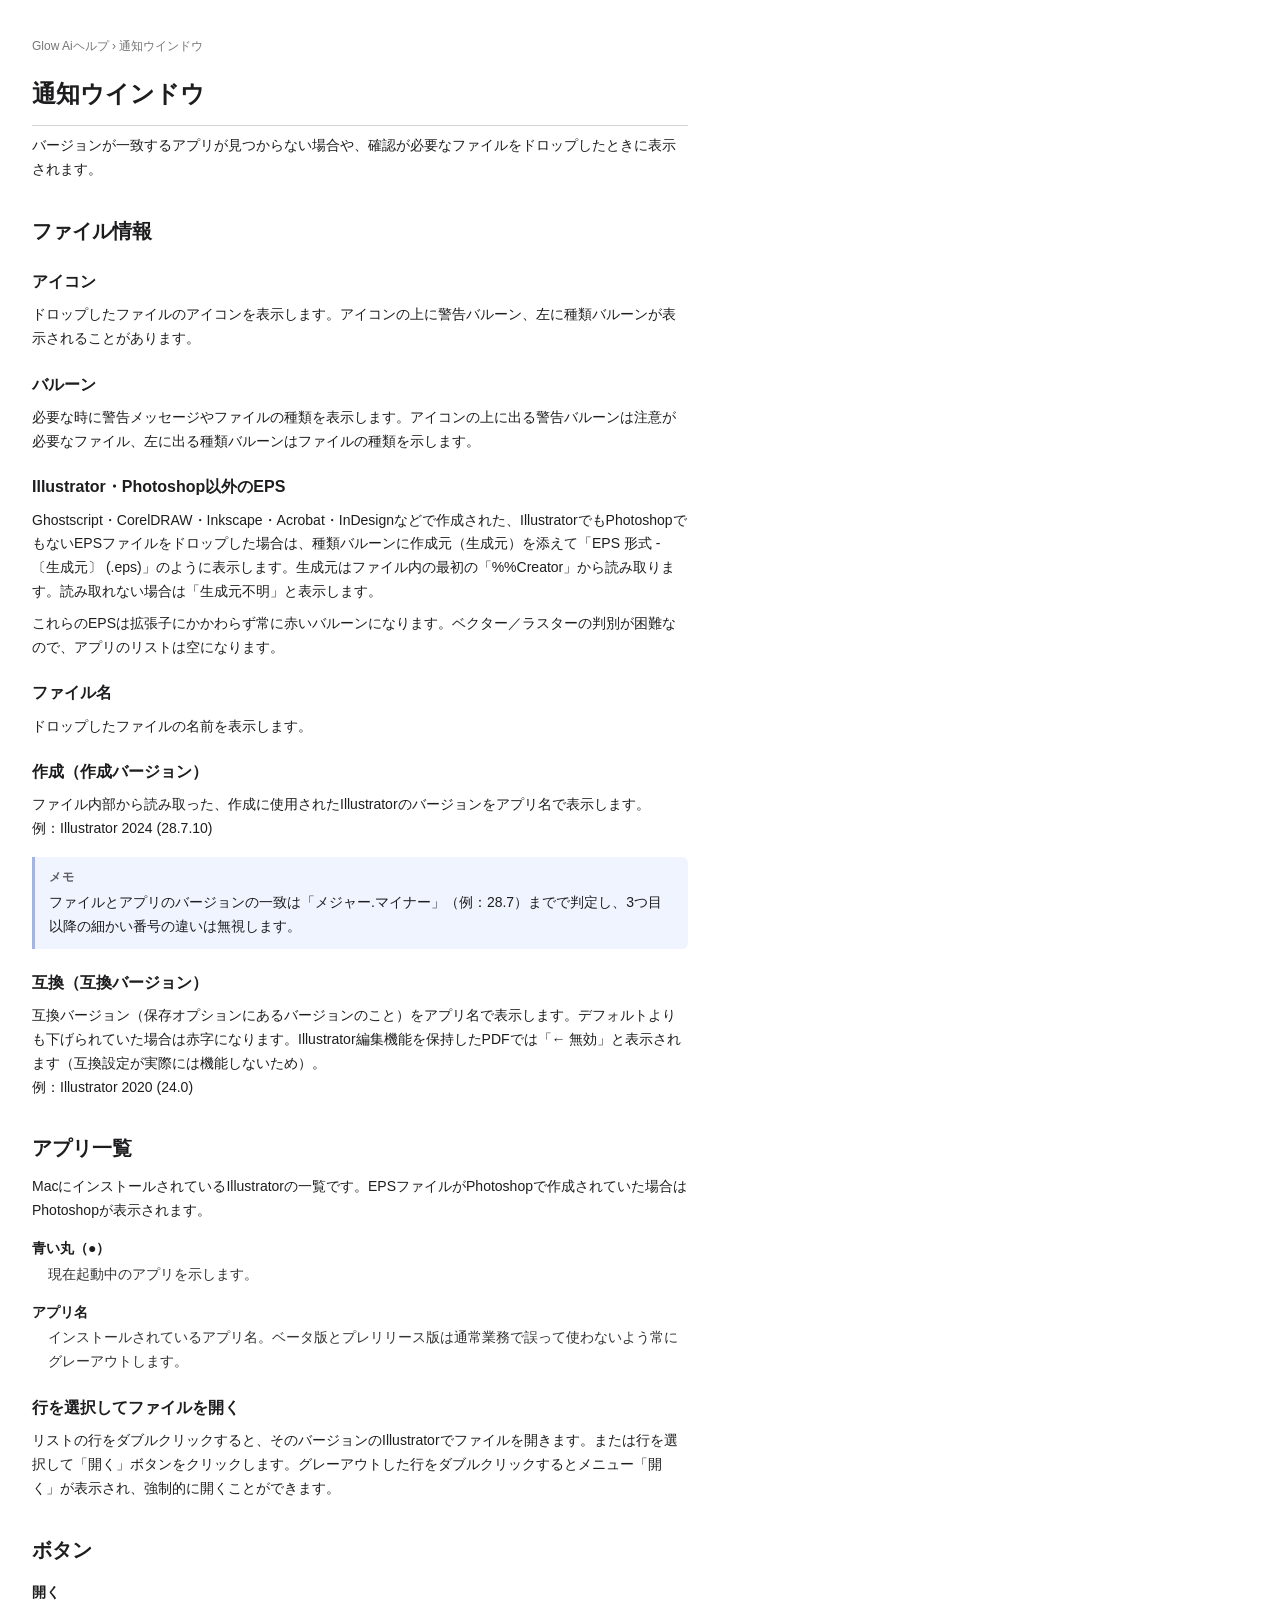
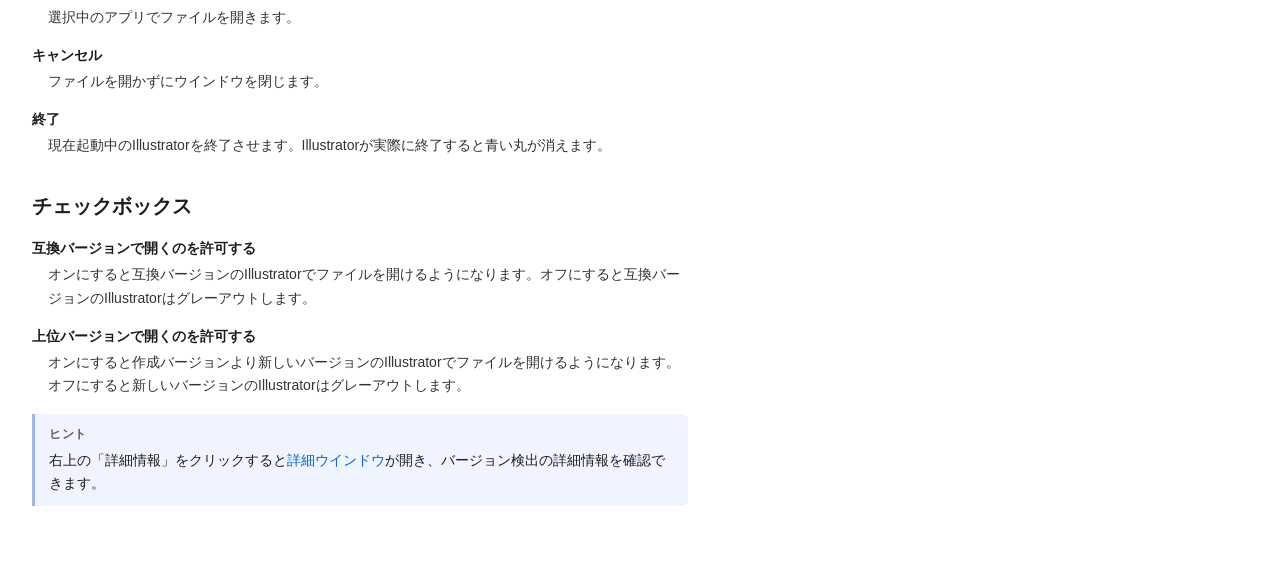
<file: Sources/Glow Ai/Glow Ai Help.help/Contents/Resources/ja.lproj/03_notification.html>
<!DOCTYPE html>
<html lang="ja">
<head>
<meta charset="UTF-8">
<meta name="AppleTitle" content="通知ウインドウ">
<title>通知ウインドウ</title>
<link rel="stylesheet" href="../shared/style.css">
</head>
<body>
<p class="breadcrumb"><a href="index.html">Glow Aiヘルプ</a> › 通知ウインドウ</p>
<h1>通知ウインドウ</h1>

<p>バージョンが一致するアプリが見つからない場合や、確認が必要なファイルをドロップしたときに表示されます。</p>

<h2>ファイル情報</h2>

<h3>アイコン</h3>
<p>ドロップしたファイルのアイコンを表示します。アイコンの上に警告バルーン、左に種類バルーンが表示されることがあります。</p>

<h3>バルーン</h3>
<p>必要な時に警告メッセージやファイルの種類を表示します。アイコンの上に出る警告バルーンは注意が必要なファイル、左に出る種類バルーンはファイルの種類を示します。</p>

<h3>Illustrator・Photoshop以外のEPS</h3>
<p>Ghostscript・CorelDRAW・Inkscape・Acrobat・InDesignなどで作成された、IllustratorでもPhotoshopでもないEPSファイルをドロップした場合は、種類バルーンに作成元（生成元）を添えて「EPS 形式 - 〔生成元〕 (.eps)」のように表示します。生成元はファイル内の最初の「%%Creator」から読み取ります。読み取れない場合は「生成元不明」と表示します。</p>
<p>これらのEPSは拡張子にかかわらず常に赤いバルーンになります。ベクター／ラスターの判別が困難なので、アプリのリストは空になります。</p>

<h3>ファイル名</h3>
<p>ドロップしたファイルの名前を表示します。</p>

<h3>作成（作成バージョン）</h3>
<p>ファイル内部から読み取った、作成に使用されたIllustratorのバージョンをアプリ名で表示します。<br>
例：Illustrator 2024 (28.7.10)</p>

<div class="note">
  <strong>メモ</strong>
  ファイルとアプリのバージョンの一致は「メジャー.マイナー」（例：28.7）までで判定し、3つ目以降の細かい番号の違いは無視します。
</div>

<h3>互換（互換バージョン）</h3>
<p>互換バージョン（保存オプションにあるバージョンのこと）をアプリ名で表示します。デフォルトよりも下げられていた場合は赤字になります。Illustrator編集機能を保持したPDFでは「← 無効」と表示されます（互換設定が実際には機能しないため）。<br>
例：Illustrator 2020 (24.0)</p>

<h2>アプリ一覧</h2>
<p>MacにインストールされているIllustratorの一覧です。EPSファイルがPhotoshopで作成されていた場合はPhotoshopが表示されます。</p>
<dl>
<dt>青い丸（●）</dt>
<dd>現在起動中のアプリを示します。</dd>
  
<dt>アプリ名</dt>
<dd>インストールされているアプリ名。ベータ版とプレリリース版は通常業務で誤って使わないよう常にグレーアウトします。</dd>
</dl>

<h3>行を選択してファイルを開く</h3>
<p>リストの行をダブルクリックすると、そのバージョンのIllustratorでファイルを開きます。または行を選択して「開く」ボタンをクリックします。グレーアウトした行をダブルクリックするとメニュー「開く」が表示され、強制的に開くことができます。</p>

<h2>ボタン</h2>
<dl>
  <dt>開く</dt>
  <dd>選択中のアプリでファイルを開きます。</dd>
  <dt>キャンセル</dt>
  <dd>ファイルを開かずにウインドウを閉じます。</dd>
  <dt>終了</dt>
  <dd>現在起動中のIllustratorを終了させます。Illustratorが実際に終了すると青い丸が消えます。</dd>
</dl>

<h2>チェックボックス</h2>
<dl>
  <dt>互換バージョンで開くのを許可する</dt>
  <dd>オンにすると互換バージョンのIllustratorでファイルを開けるようになります。オフにすると互換バージョンのIllustratorはグレーアウトします。</dd>
  
  <dt>上位バージョンで開くのを許可する</dt>
  <dd>オンにすると作成バージョンより新しいバージョンのIllustratorでファイルを開けるようになります。オフにすると新しいバージョンのIllustratorはグレーアウトします。</dd>
</dl>

<div class="note">
  <strong>ヒント</strong>
  右上の「詳細情報」をクリックすると<a href="04_detail.html">詳細ウインドウ</a>が開き、バージョン検出の詳細情報を確認できます。
</div>
</body>
</html>
</file>
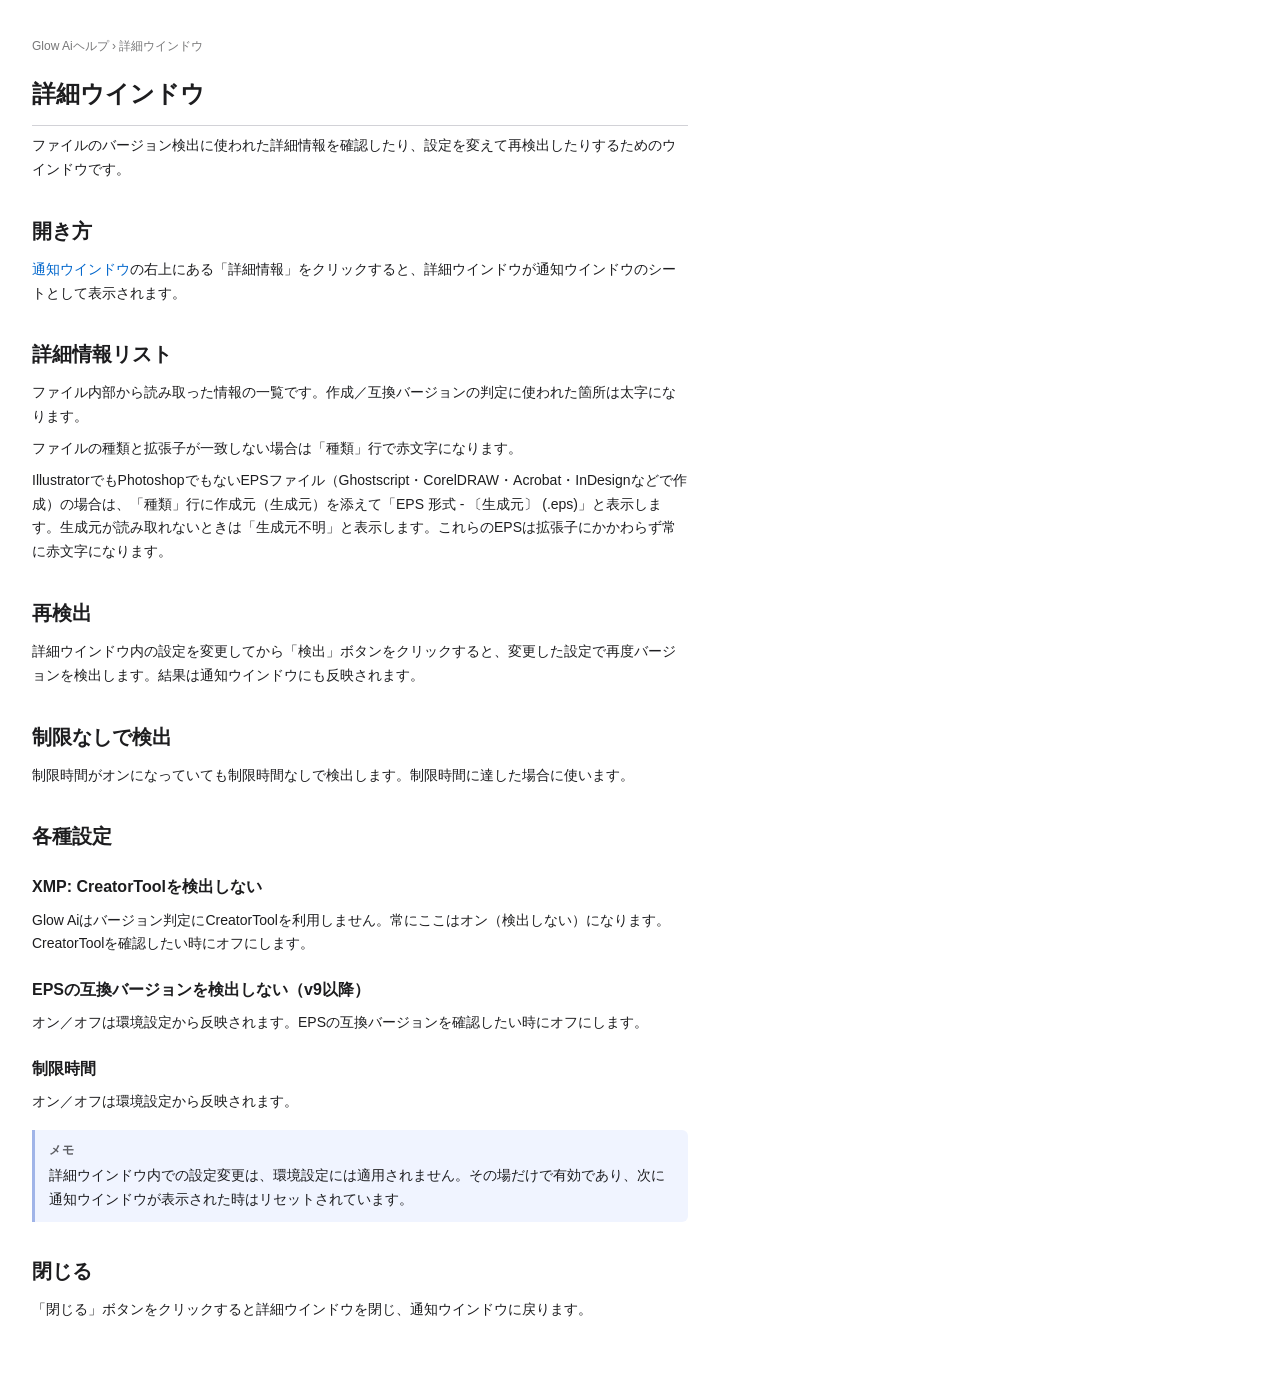
<file: Sources/Glow Ai/Glow Ai Help.help/Contents/Resources/ja.lproj/04_detail.html>
<!DOCTYPE html>
<html lang="ja">
<head>
<meta charset="UTF-8">
<meta name="AppleTitle" content="詳細ウインドウ">
<title>詳細ウインドウ</title>
<link rel="stylesheet" href="../shared/style.css">
</head>
<body>
<p class="breadcrumb"><a href="index.html">Glow Aiヘルプ</a> › 詳細ウインドウ</p>
<h1>詳細ウインドウ</h1>

<p>ファイルのバージョン検出に使われた詳細情報を確認したり、設定を変えて再検出したりするためのウインドウです。</p>

<h2>開き方</h2>
<p><a href="03_notification.html">通知ウインドウ</a>の右上にある「詳細情報」をクリックすると、詳細ウインドウが通知ウインドウのシートとして表示されます。</p>

<h2>詳細情報リスト</h2>
<p>ファイル内部から読み取った情報の一覧です。作成／互換バージョンの判定に使われた箇所は太字になります。</p>
<p>ファイルの種類と拡張子が一致しない場合は「種類」行で赤文字になります。</p>
<p>IllustratorでもPhotoshopでもないEPSファイル（Ghostscript・CorelDRAW・Acrobat・InDesignなどで作成）の場合は、「種類」行に作成元（生成元）を添えて「EPS 形式 - 〔生成元〕 (.eps)」と表示します。生成元が読み取れないときは「生成元不明」と表示します。これらのEPSは拡張子にかかわらず常に赤文字になります。</p>

<h2>再検出</h2>
<p>詳細ウインドウ内の設定を変更してから「検出」ボタンをクリックすると、変更した設定で再度バージョンを検出します。結果は通知ウインドウにも反映されます。</p>

<h2>制限なしで検出</h2>
<p>制限時間がオンになっていても制限時間なしで検出します。制限時間に達した場合に使います。</p>

<h2>各種設定</h2>

<h3>XMP: CreatorToolを検出しない</h3>
<p>Glow Aiはバージョン判定にCreatorToolを利用しません。常にここはオン（検出しない）になります。CreatorToolを確認したい時にオフにします。</p>

<h3>EPSの互換バージョンを検出しない（v9以降）</h3>
<p>オン／オフは環境設定から反映されます。EPSの互換バージョンを確認したい時にオフにします。</p>

<h3>制限時間</h3>
<p>オン／オフは環境設定から反映されます。</p>

<div class="note">
  <strong>メモ</strong>
詳細ウインドウ内での設定変更は、環境設定には適用されません。その場だけで有効であり、次に通知ウインドウが表示された時はリセットされています。
</div>

<h2>閉じる</h2>
<p>「閉じる」ボタンをクリックすると詳細ウインドウを閉じ、通知ウインドウに戻ります。</p>
</body>
</html>
</file>
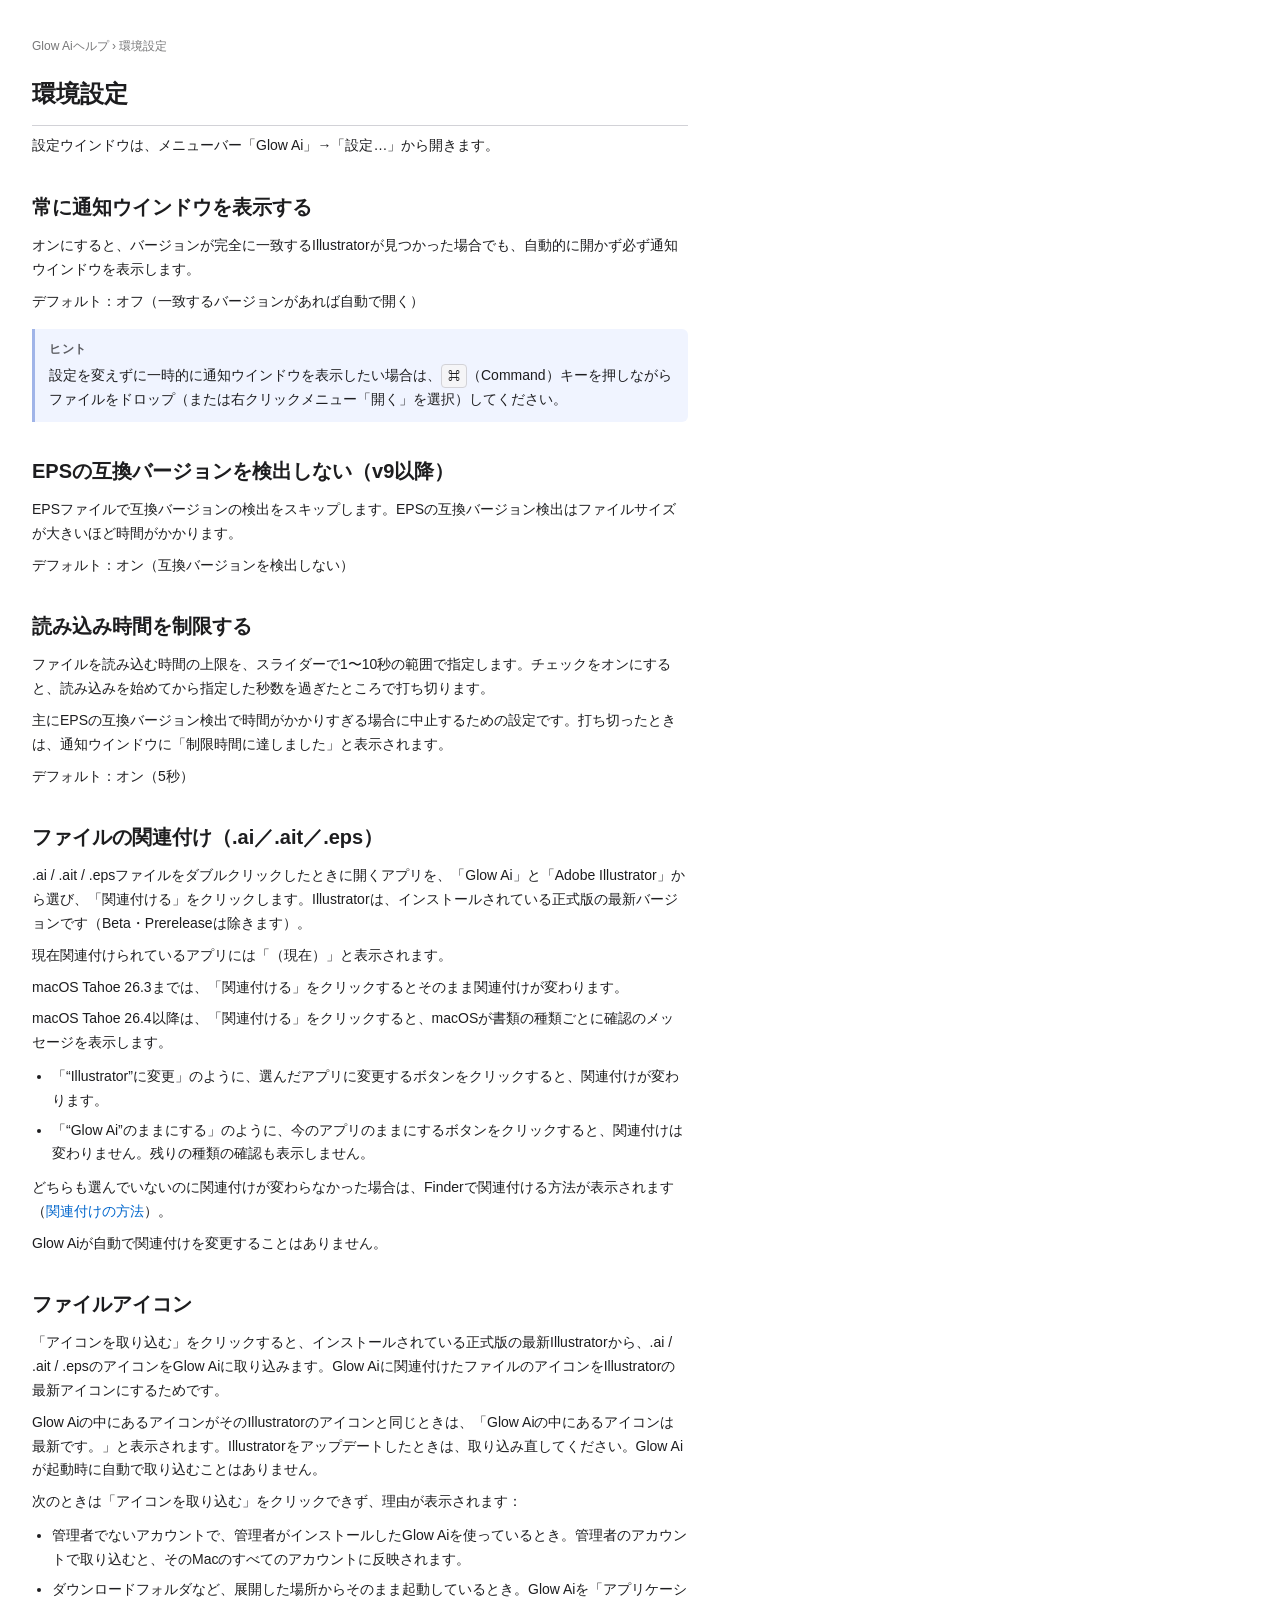
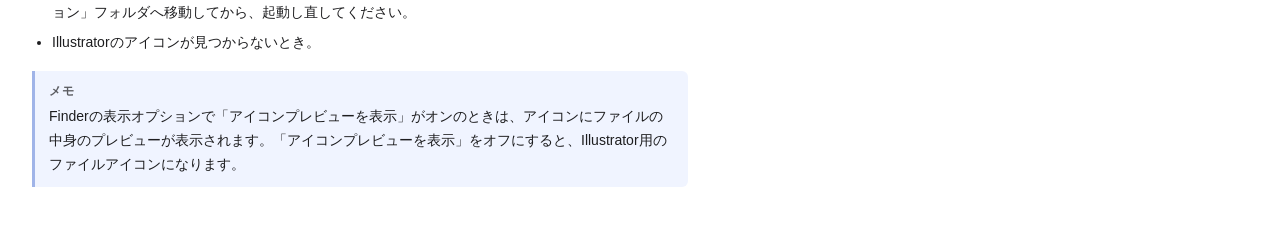
<file: Sources/Glow Ai/Glow Ai Help.help/Contents/Resources/ja.lproj/05_preferences.html>
<!DOCTYPE html>
<html lang="ja">
<head>
<meta charset="UTF-8">
<meta name="AppleTitle" content="設定">
<title>設定</title>
<link rel="stylesheet" href="../shared/style.css">
</head>
<body>
<p class="breadcrumb"><a href="index.html">Glow Aiヘルプ</a> › 環境設定</p>
<h1>環境設定</h1>

<p>設定ウインドウは、メニューバー「Glow Ai」→「設定…」から開きます。</p>

<h2>常に通知ウインドウを表示する</h2>
<p>オンにすると、バージョンが完全に一致するIllustratorが見つかった場合でも、自動的に開かず必ず通知ウインドウを表示します。</p>
<p>デフォルト：オフ（一致するバージョンがあれば自動で開く）</p>

<div class="note">
  <strong>ヒント</strong>
  設定を変えずに一時的に通知ウインドウを表示したい場合は、<kbd>⌘</kbd>（Command）キーを押しながらファイルをドロップ（または右クリックメニュー「開く」を選択）してください。
</div>

<h2>EPSの互換バージョンを検出しない（v9以降）</h2>
<p>EPSファイルで互換バージョンの検出をスキップします。EPSの互換バージョン検出はファイルサイズが大きいほど時間がかかります。</p>
<p>デフォルト：オン（互換バージョンを検出しない）</p>

<h2>読み込み時間を制限する</h2>
<p>ファイルを読み込む時間の上限を、スライダーで1〜10秒の範囲で指定します。チェックをオンにすると、読み込みを始めてから指定した秒数を過ぎたところで打ち切ります。</p>
<p>主にEPSの互換バージョン検出で時間がかかりすぎる場合に中止するための設定です。打ち切ったときは、通知ウインドウに「制限時間に達しました」と表示されます。</p>
<p>デフォルト：オン（5秒）</p>

<h2 id="association">ファイルの関連付け（.ai／.ait／.eps）</h2>
<p>.ai / .ait / .epsファイルをダブルクリックしたときに開くアプリを、「Glow Ai」と「Adobe Illustrator」から選び、「関連付ける」をクリックします。Illustratorは、インストールされている正式版の最新バージョンです（Beta・Prereleaseは除きます）。</p>
<p>現在関連付けられているアプリには「（現在）」と表示されます。</p>
<p>macOS Tahoe 26.3までは、「関連付ける」をクリックするとそのまま関連付けが変わります。</p>
<p>macOS Tahoe 26.4以降は、「関連付ける」をクリックすると、macOSが書類の種類ごとに確認のメッセージを表示します。</p>
<ul>
  <li>「“Illustrator”に変更」のように、選んだアプリに変更するボタンをクリックすると、関連付けが変わります。</li>
  <li>「“Glow Ai”のままにする」のように、今のアプリのままにするボタンをクリックすると、関連付けは変わりません。残りの種類の確認も表示しません。</li>
</ul>
<p>どちらも選んでいないのに関連付けが変わらなかった場合は、Finderで関連付ける方法が表示されます（<a href="02_howto.html#association">関連付けの方法</a>）。</p>
<p>Glow Aiが自動で関連付けを変更することはありません。</p>

<h2 id="icons">ファイルアイコン</h2>
<p>「アイコンを取り込む」をクリックすると、インストールされている正式版の最新Illustratorから、.ai / .ait / .epsのアイコンをGlow Aiに取り込みます。Glow Aiに関連付けたファイルのアイコンをIllustratorの最新アイコンにするためです。</p>
<p>Glow Aiの中にあるアイコンがそのIllustratorのアイコンと同じときは、「Glow Aiの中にあるアイコンは最新です。」と表示されます。Illustratorをアップデートしたときは、取り込み直してください。Glow Aiが起動時に自動で取り込むことはありません。</p>
<p>次のときは「アイコンを取り込む」をクリックできず、理由が表示されます：</p>
<ul>
  <li>管理者でないアカウントで、管理者がインストールしたGlow Aiを使っているとき。管理者のアカウントで取り込むと、そのMacのすべてのアカウントに反映されます。</li>
  <li>ダウンロードフォルダなど、展開した場所からそのまま起動しているとき。Glow Aiを「アプリケーション」フォルダへ移動してから、起動し直してください。</li>
  <li>Illustratorのアイコンが見つからないとき。</li>
</ul>

<div class="note">
  <strong>メモ</strong>
  Finderの表示オプションで「アイコンプレビューを表示」がオンのときは、アイコンにファイルの中身のプレビューが表示されます。「アイコンプレビューを表示」をオフにすると、Illustrator用のファイルアイコンになります。
</div>
</body>
</html>
</file>
<file: Sources/Glow Ai/Glow Ai Help.help/Contents/Resources/shared/style.css>
/* Glow Ai Help Book — Shared Stylesheet */

:root {
    --bg:          #ffffff;
    --text:        #1d1d1f;
    --heading:     #1d1d1f;
    --link:        #0066cc;
    --link-hover:  #0044aa;
    --accent:      #f5f5f7;
    --border:      #d2d2d7;
    --note-bg:     #f0f4ff;
    --note-border: #a0b4e8;
    --warn-bg:     #fff4f0;
    --warn-border: #e8a090;
    --code-bg:     #f5f5f7;
}

@media (prefers-color-scheme: dark) {
    :root {
        --bg:          #1c1c1e;
        --text:        #f5f5f7;
        --heading:     #f5f5f7;
        --link:        #409cff;
        --link-hover:  #6fb6ff;
        --accent:      #2c2c2e;
        --border:      #3a3a3c;
        --note-bg:     #1e2840;
        --note-border: #4060a8;
        --warn-bg:     #3a1a10;
        --warn-border: #a84030;
        --code-bg:     #2c2c2e;
    }
}

* {
    box-sizing: border-box;
    margin: 0;
    padding: 0;
}

body {
    font-family: -apple-system, BlinkMacSystemFont, "Helvetica Neue", sans-serif;
    text-autospace: normal;  /* 和欧間を自動で空ける（HTML には欧文スペースを入れない） */
    font-size: 14px;
    line-height: 1.7;
    color: var(--text);
    background: var(--bg);
    padding: 28px 32px 48px;
    max-width: 720px;
}

/* ── Typography ── */
h1 {
    font-size: 24px;
    font-weight: 700;
    color: var(--heading);
    margin-bottom: 6px;
    padding-bottom: 10px;
    border-bottom: 1px solid var(--border);
}

h2 {
    font-size: 20px;
    font-weight: 600;
    color: var(--heading);
    margin-top: 32px;
    margin-bottom: 10px;
}

h3 {
    font-size: 16px;
    font-weight: 600;
    color: var(--heading);
    margin-top: 20px;
    margin-bottom: 5px;
}

p {
    margin-top: 8px;
    margin-bottom: 8px;
}

a {
    color: var(--link);
    text-decoration: none;
}

a:hover {
    color: var(--link-hover);
    text-decoration: underline;
}

/* ── Index / TOC ── */
.toc {
    list-style: none;
    margin-top: 20px;
}

.toc li {
    border-bottom: 1px solid var(--border);
}

.toc li:first-child {
    border-top: 1px solid var(--border);
}

.toc a {
    display: block;
    padding: 10px 4px;
    font-size: 14px;
}

.toc .desc {
    display: block;
    font-size: 12px;
    color: var(--text);
    opacity: 0.6;
    margin-top: 1px;
}

/* 下位ページ（親ページの直後に字下げして並べる） */
.toc li.sub a {
    padding-left: 24px;
}

/* ── Note / Warning boxes ── */
.note, .warning {
    border-left: 3px solid;
    border-radius: 0 6px 6px 0;
    padding: 10px 14px;
    margin: 16px 0;
}

.note {
    background: var(--note-bg);
    border-color: var(--note-border);
}

.warning {
    background: var(--warn-bg);
    border-color: var(--warn-border);
}

.note strong, .warning strong {
    display: block;
    margin-bottom: 4px;
    font-size: 12px;
    text-transform: uppercase;
    letter-spacing: 0.05em;
    opacity: 0.7;
}

/* ── Definition list ── */
dl {
    margin-top: 10px;
}

dt {
    font-weight: 600;
    margin-top: 14px;
}

dd {
    margin-left: 16px;
    margin-top: 2px;
    opacity: 0.9;
}

/* ── Keyboard shortcut ── */
kbd {
    display: inline-block;
    font-family: -apple-system, sans-serif;
    font-size: 12px;
    background: var(--code-bg);
    border: 1px solid var(--border);
    border-radius: 4px;
    padding: 1px 6px;
    white-space: nowrap;
}

/* ── Button icon (SF Symbols) ──
   SF Symbols は利用者の Mac にフォントとして入っていない＝文字では出せないため、
   アプリと同じ NSImage（pointSize 32・アプリと同じ weight）から黒の PNG に書き出して
   shared/icons/<シンボル名>.png に置く。ダークモードは反転して白にする。
   アプリ側のアイコンを変えたら PNG も書き出し直すこと。 */
img.icon {
    height: 1.1em;
    vertical-align: -0.18em;
}

@media (prefers-color-scheme: dark) {
    img.icon {
        filter: invert(1);
    }
}

/* ── Bullet list ── */
ul:not(.toc) {
    margin-top: 10px;
    margin-bottom: 10px;
    padding-left: 20px;
}

ul:not(.toc) li {
    margin-bottom: 6px;
}

/* ── Step list ── */
ol.steps {
    counter-reset: step;
    list-style: none;
    margin-top: 12px;
    padding-left: 0;
}

ol.steps li {
    counter-increment: step;
    position: relative;
    padding-left: 34px;
    margin-bottom: 12px;
    min-height: 24px;
}

ol.steps li::before {
    content: counter(step);
    position: absolute;
    left: 0;
    top: 2px;
    width: 22px;
    height: 22px;
    border-radius: 50%;
    background: var(--link);
    color: #fff;
    font-size: 12px;
    font-weight: 700;
    display: flex;
    align-items: center;
    justify-content: center;
}

/* ── Breadcrumb ── */
.breadcrumb {
    font-size: 12px;
    margin-bottom: 18px;
    opacity: 0.6;
}

.breadcrumb a {
    color: inherit;
}
</file>
